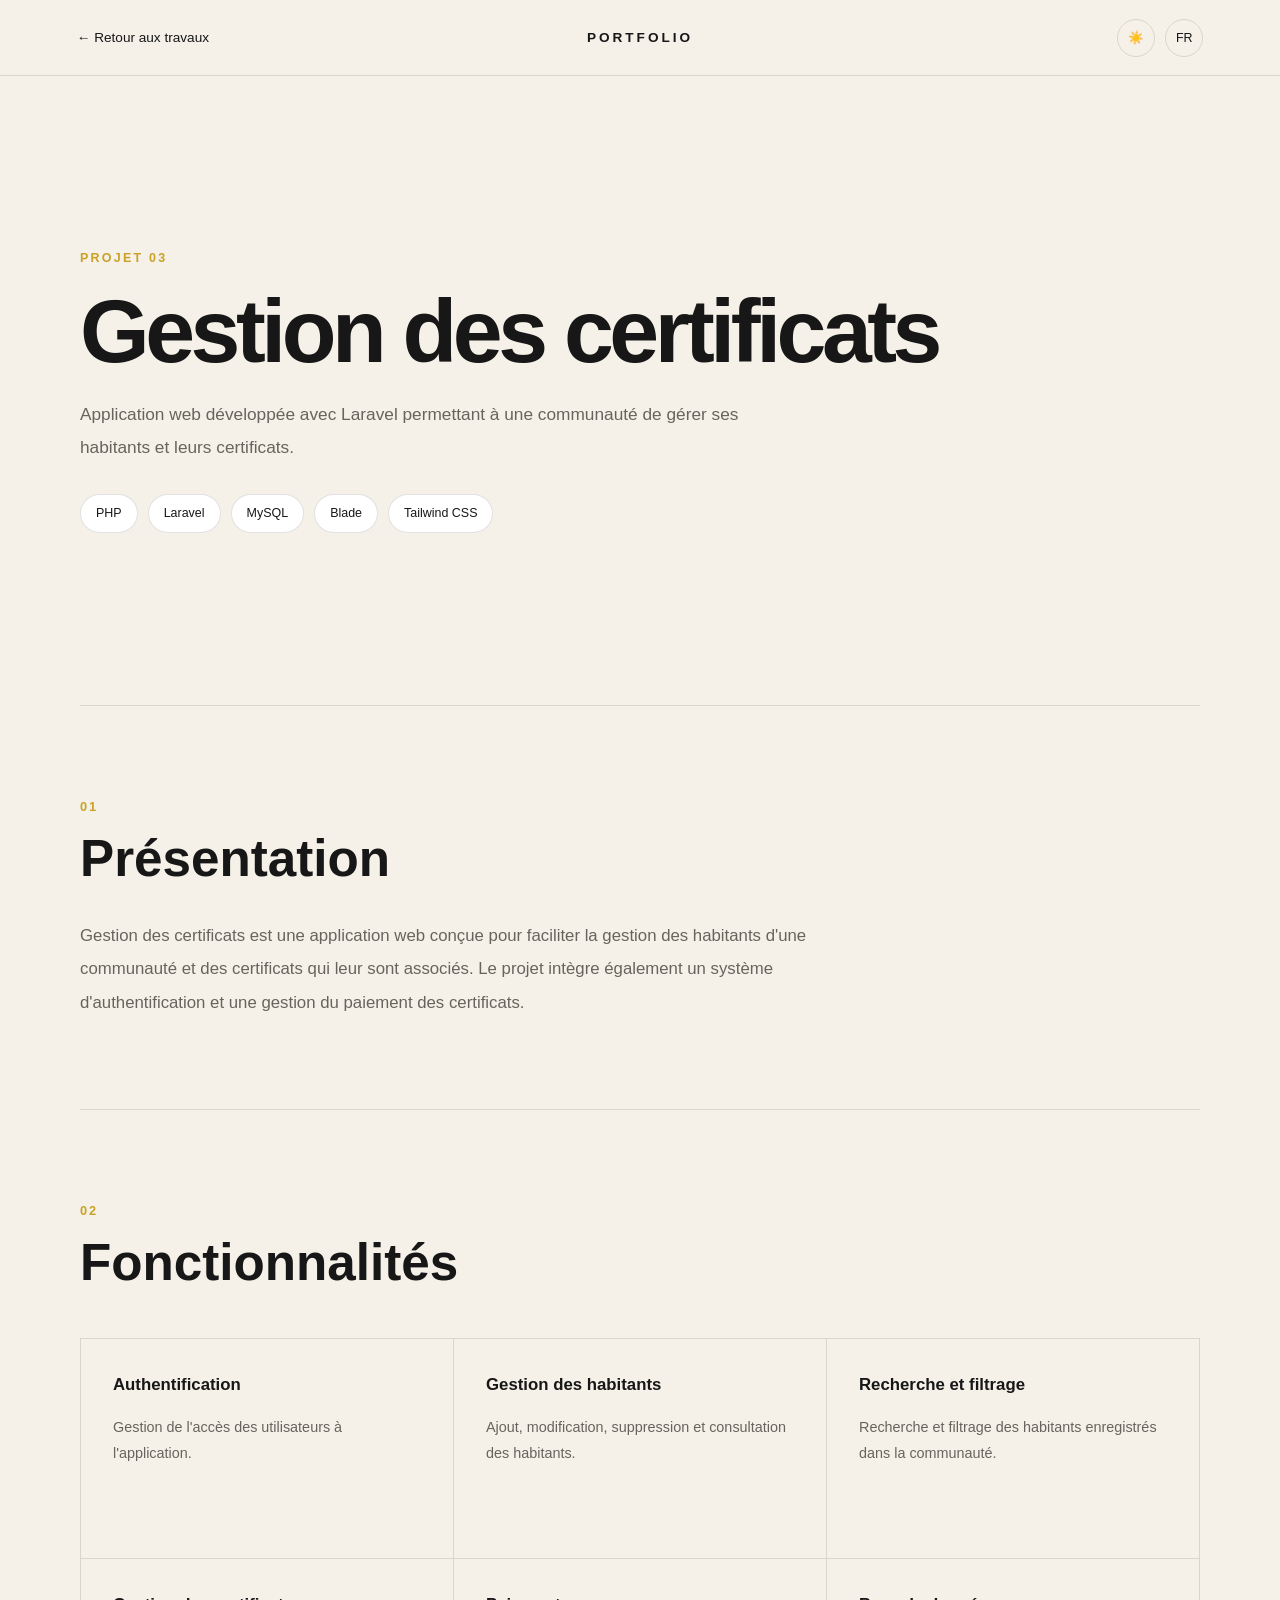
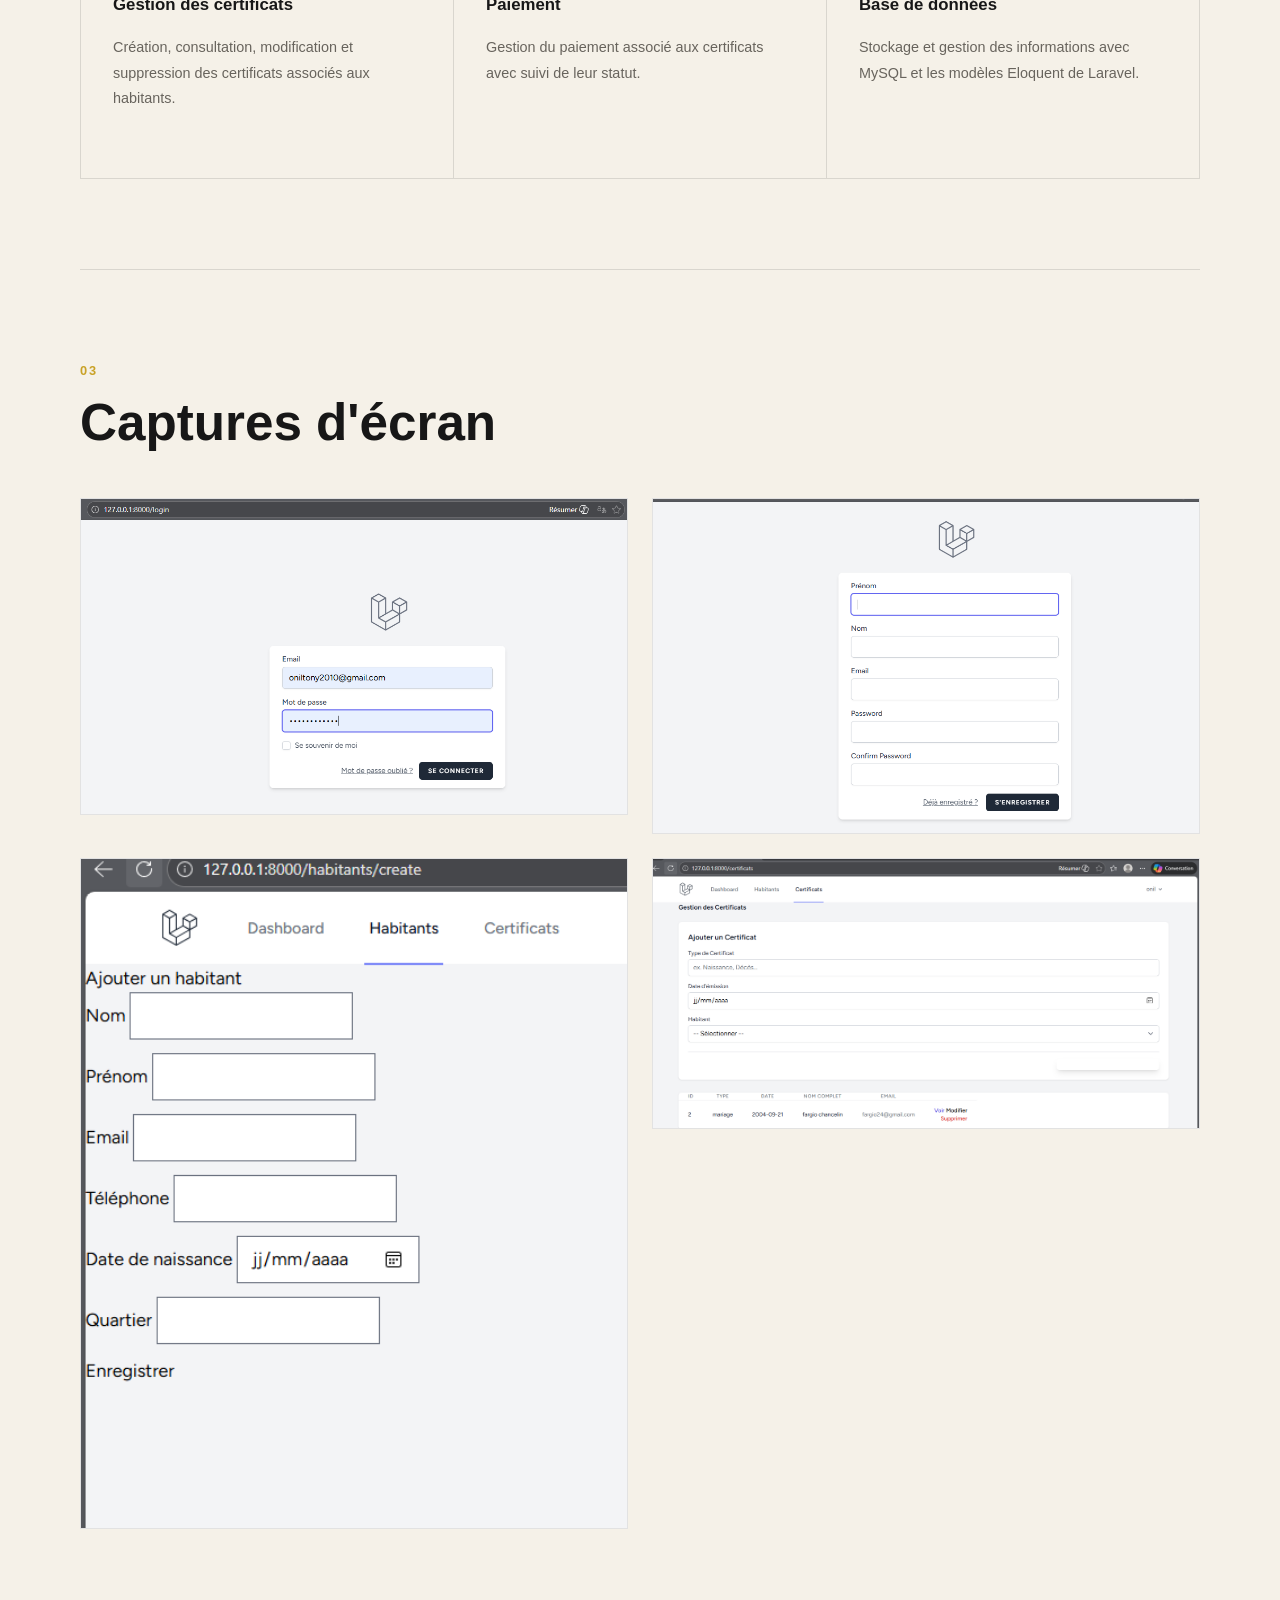
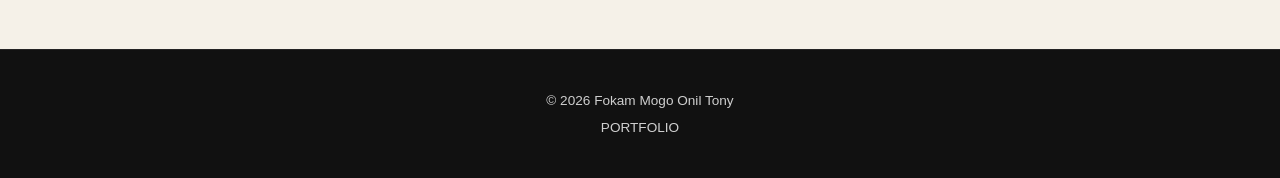
<file: gestioncertificats/index.html>
<!DOCTYPE html>
<html lang="fr">

<head>

    <meta charset="UTF-8">

    <meta name="viewport" content="width=device-width, initial-scale=1.0">

    <title>Gestion des certificats — Portfolio</title>

    <link rel="stylesheet" href="style.css">

</head>

<body>

    <header class="project-header">

        <a href="../index.html#travaux"
           class="back-link"
           data-i18n="back">
            ← Retour aux travaux
        </a>

        <div class="project-logo">
            PORTFOLIO
        </div>

        <div class="project-controls">

            <button
                id="theme-toggle"
                class="control-button"
                aria-label="Changer le thème">
                ☀️
            </button>

            <button
                id="language-toggle"
                class="control-button">
                FR
            </button>

        </div>

    </header>


    <main>

        <!-- INTRODUCTION -->

        <section class="project-intro">

            <span class="project-number">
                PROJET 03
            </span>

            <h1>
                Gestion des certificats
            </h1>

            <p data-i18n="projectDescription">
                Application web développée avec Laravel permettant
                à une communauté de gérer ses habitants et leurs
                certificats.
            </p>

            <div class="project-technologies">

                <span>PHP</span>
                <span>Laravel</span>
                <span>MySQL</span>
                <span>Blade</span>
                <span>Tailwind CSS</span>

            </div>

        </section>


        <!-- PRÉSENTATION -->

        <section class="project-description">

            <span class="section-number">
                01
            </span>

            <h2 data-i18n="presentationTitle">
                Présentation
            </h2>

            <p data-i18n="presentationText">
                Gestion des certificats est une application web
                conçue pour faciliter la gestion des habitants
                d'une communauté et des certificats qui leur sont
                associés. Le projet intègre également un système
                d'authentification et une gestion du paiement des
                certificats.
            </p>

        </section>


        <!-- FONCTIONNALITÉS -->

        <section class="project-features">

            <span class="section-number">
                02
            </span>

            <h2 data-i18n="featuresTitle">
                Fonctionnalités
            </h2>

            <div class="features-grid">


                <div class="feature-card">

                    <h3 data-i18n="authenticationTitle">
                        Authentification
                    </h3>

                    <p data-i18n="authenticationText">
                        Gestion de l'accès des utilisateurs à
                        l'application.
                    </p>

                </div>


                <div class="feature-card">

                    <h3 data-i18n="inhabitantsTitle">
                        Gestion des habitants
                    </h3>

                    <p data-i18n="inhabitantsText">
                        Ajout, modification, suppression et
                        consultation des habitants.
                    </p>

                </div>


                <div class="feature-card">

                    <h3 data-i18n="searchTitle">
                        Recherche et filtrage
                    </h3>

                    <p data-i18n="searchText">
                        Recherche et filtrage des habitants
                        enregistrés dans la communauté.
                    </p>

                </div>


                <div class="feature-card">

                    <h3 data-i18n="certificatesTitle">
                        Gestion des certificats
                    </h3>

                    <p data-i18n="certificatesText">
                        Création, consultation, modification et
                        suppression des certificats associés aux
                        habitants.
                    </p>

                </div>


                <div class="feature-card">

                    <h3 data-i18n="paymentTitle">
                        Paiement
                    </h3>

                    <p data-i18n="paymentText">
                        Gestion du paiement associé aux certificats
                        avec suivi de leur statut.
                    </p>

                </div>


                <div class="feature-card">

                    <h3 data-i18n="databaseTitle">
                        Base de données
                    </h3>

                    <p data-i18n="databaseText">
                        Stockage et gestion des informations avec
                        MySQL et les modèles Eloquent de Laravel.
                    </p>

                </div>


            </div>

        </section>


        <!-- CAPTURES -->

        <section class="project-gallery">

            <span class="section-number">
                03
            </span>

            <h2 data-i18n="screenshotsTitle">
                Captures d'écran
            </h2>

            <div class="gallery-grid">
                <img
                    src="../asset/page login.PNG"
                    alt="Gestion des certificats - Dashboard"
                >
                <img
                    src="../asset/page register.PNG"
                    alt="Gestion des certificats - Dashboard"
                >
                <img
                    src="../asset/ajouterhabitant.PNG"
                    alt="Gestion des certificats - Dashboard"
                >
                 <img
                    src="../asset/page certficats.PNG"
                    alt="Gestion des certificats - Dashboard"
                >


                <!-- Ajoute tes captures ici -->

                <!--
                <img
                    src="images/dashboard.png"
                    alt="Gestion des certificats - Dashboard"
                >

                <img
                    src="images/habitants.png"
                    alt="Gestion des certificats - Habitants"
                >

                <img
                    src="images/certificats.png"
                    alt="Gestion des certificats - Certificats"
                >

                <img
                    src="images/paiement.png"
                    alt="Gestion des certificats - Paiement"
                >
                -->

            </div>

        </section>

    </main>


    <footer class="project-footer">

        <p>
            © 2026 Fokam Mogo Onil Tony
        </p>

        <p>
            PORTFOLIO
        </p>

    </footer>


    <script src="script.js"></script>

</body>

</html>
</file>
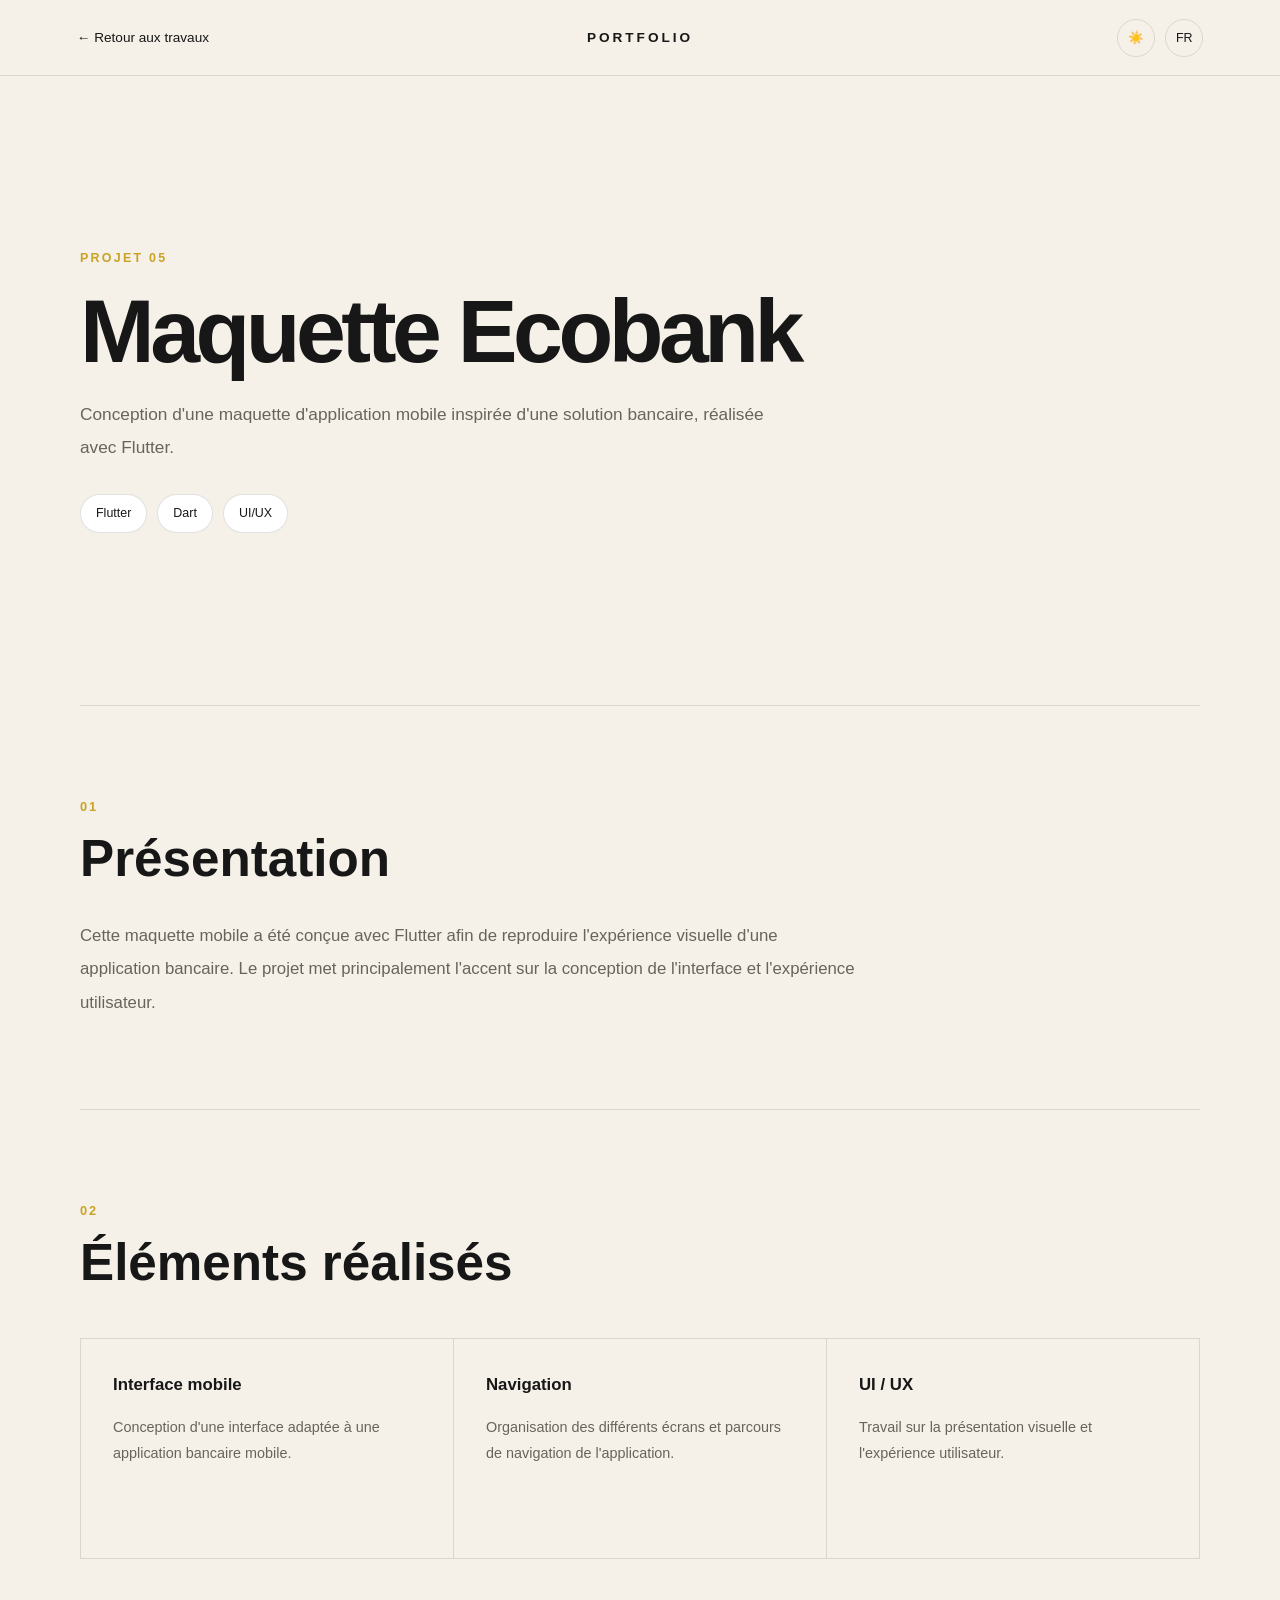
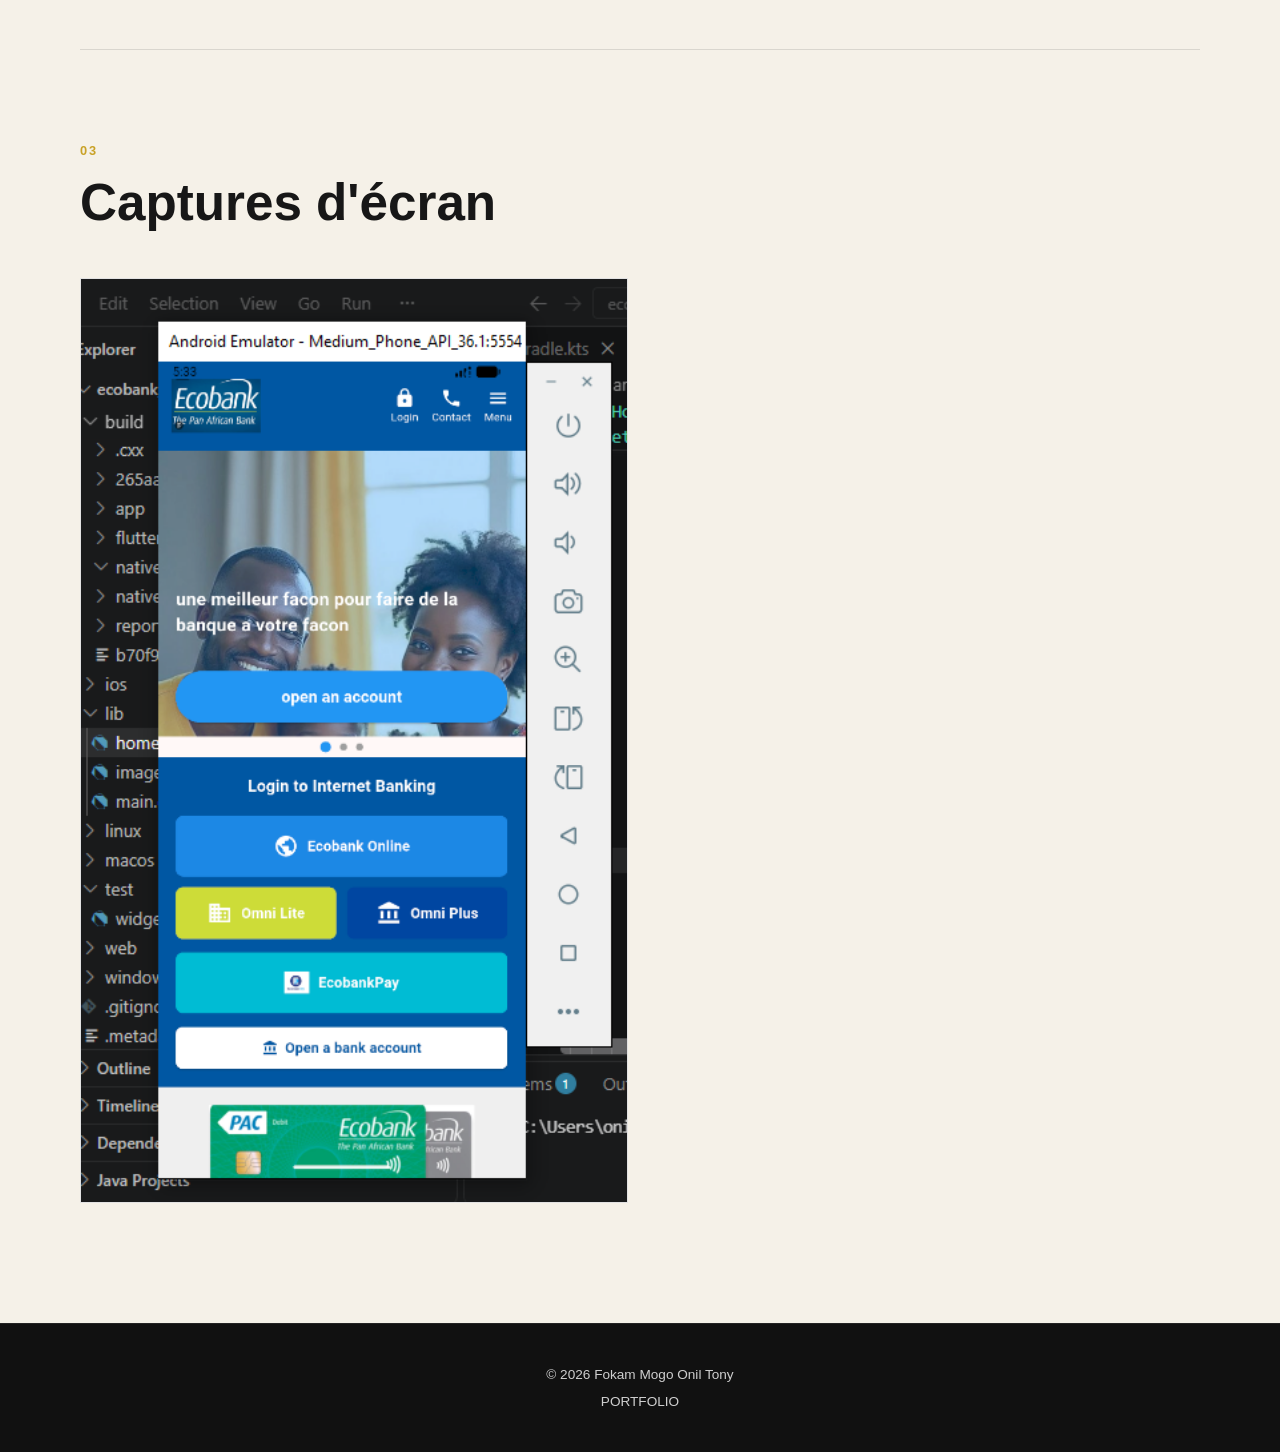
<file: maquetteecobank/index.html>
<!DOCTYPE html>
<html lang="fr">

<head>

    <meta charset="UTF-8">

    <meta name="viewport" content="width=device-width, initial-scale=1.0">

    <title>Maquette Ecobank — Portfolio</title>

    <link rel="stylesheet" href="style.css">

</head>

<body>

    <header class="project-header">

        <a href="../index.html#travaux"
           class="back-link"
           data-i18n="back">
            ← Retour aux travaux
        </a>

        <div class="project-logo">
            PORTFOLIO
        </div>

        <div class="project-controls">

            <button
                id="theme-toggle"
                class="control-button"
                aria-label="Changer le thème">
                ☀️
            </button>

            <button
                id="language-toggle"
                class="control-button">
                FR
            </button>

        </div>

    </header>


    <main>

        <!-- INTRODUCTION -->

        <section class="project-intro">

            <span class="project-number">
                PROJET 05
            </span>

            <h1>
                Maquette Ecobank
            </h1>

            <p data-i18n="projectDescription">
                Conception d'une maquette d'application mobile
                inspirée d'une solution bancaire, réalisée avec
                Flutter.
            </p>

            <div class="project-technologies">

                <span>Flutter</span>
                <span>Dart</span>
                <span>UI/UX</span>

            </div>

        </section>


        <!-- PRÉSENTATION -->

        <section class="project-description">

            <span class="section-number">
                01
            </span>

            <h2 data-i18n="presentationTitle">
                Présentation
            </h2>

            <p data-i18n="presentationText">
                Cette maquette mobile a été conçue avec Flutter
                afin de reproduire l'expérience visuelle d'une
                application bancaire. Le projet met principalement
                l'accent sur la conception de l'interface et
                l'expérience utilisateur.
            </p>

        </section>


        <!-- ÉLÉMENTS -->

        <section class="project-features">

            <span class="section-number">
                02
            </span>

            <h2 data-i18n="featuresTitle">
                Éléments réalisés
            </h2>

            <div class="features-grid">

                <div class="feature-card">

                    <h3 data-i18n="interfaceTitle">
                        Interface mobile
                    </h3>

                    <p data-i18n="interfaceText">
                        Conception d'une interface adaptée à une
                        application bancaire mobile.
                    </p>

                </div>


                <div class="feature-card">

                    <h3 data-i18n="navigationTitle">
                        Navigation
                    </h3>

                    <p data-i18n="navigationText">
                        Organisation des différents écrans et
                        parcours de navigation de l'application.
                    </p>

                </div>


                <div class="feature-card">

                    <h3 data-i18n="uiuxTitle">
                        UI / UX
                    </h3>

                    <p data-i18n="uiuxText">
                        Travail sur la présentation visuelle et
                        l'expérience utilisateur.
                    </p>

                </div>

            </div>

        </section>


        <!-- CAPTURES -->

        <section class="project-gallery">

            <span class="section-number">
                03
            </span>

            <h2 data-i18n="screenshotsTitle">
                Captures d'écran
            </h2>

            <div class="gallery-grid">
                <img
                    src="../asset/Capture tiktok1.PNG"
                    alt="Maquette Ecobank - Capture 1"
                >
               


                <!--
                Ajoute tes captures ici.

                Exemple :

                <img
                    src="images/ecobank1.png"
                    alt="Maquette Ecobank - Capture 1"
                >

                <img
                    src="images/ecobank2.png"
                    alt="Maquette Ecobank - Capture 2"
                >
                -->

            </div>

        </section>

    </main>


    <footer class="project-footer">

        <p>
            © 2026 Fokam Mogo Onil Tony
        </p>

        <p>
            PORTFOLIO
        </p>

    </footer>


    <script src="script.js"></script>

</body>

</html>
</file>
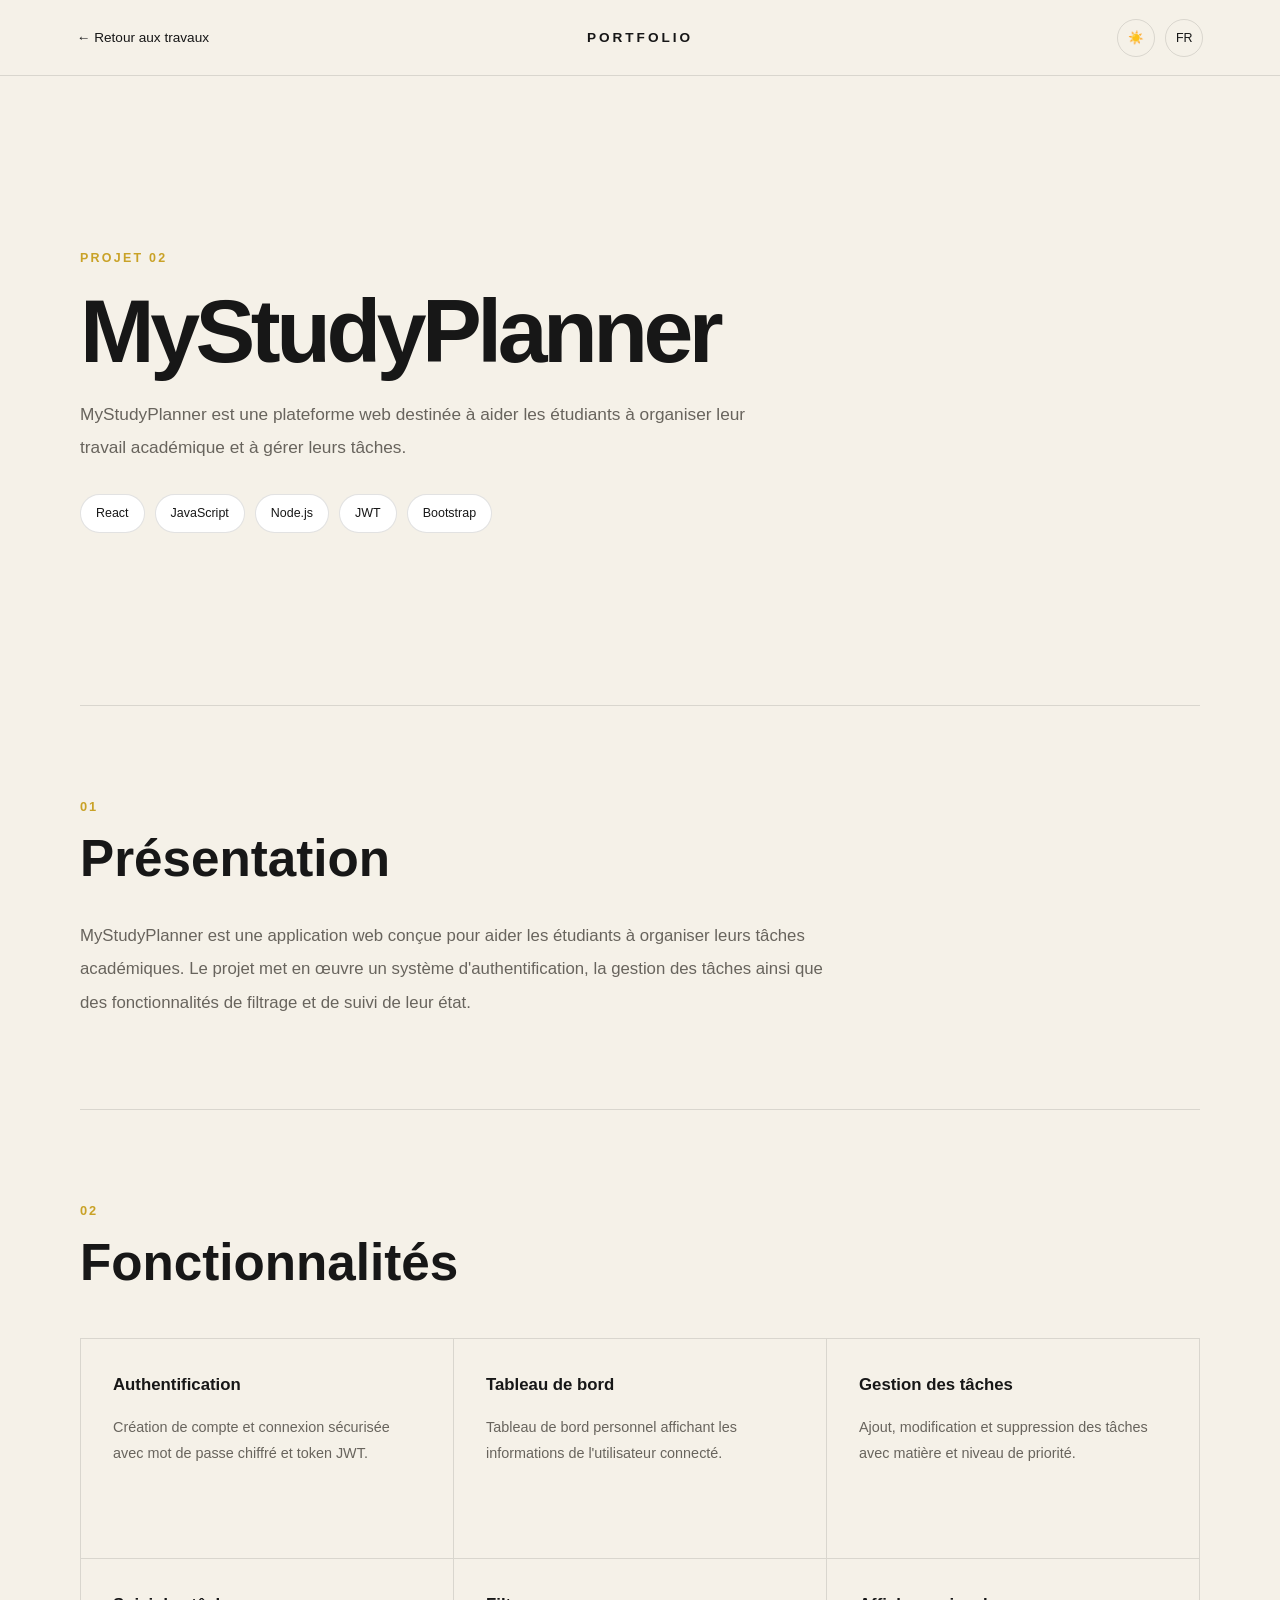
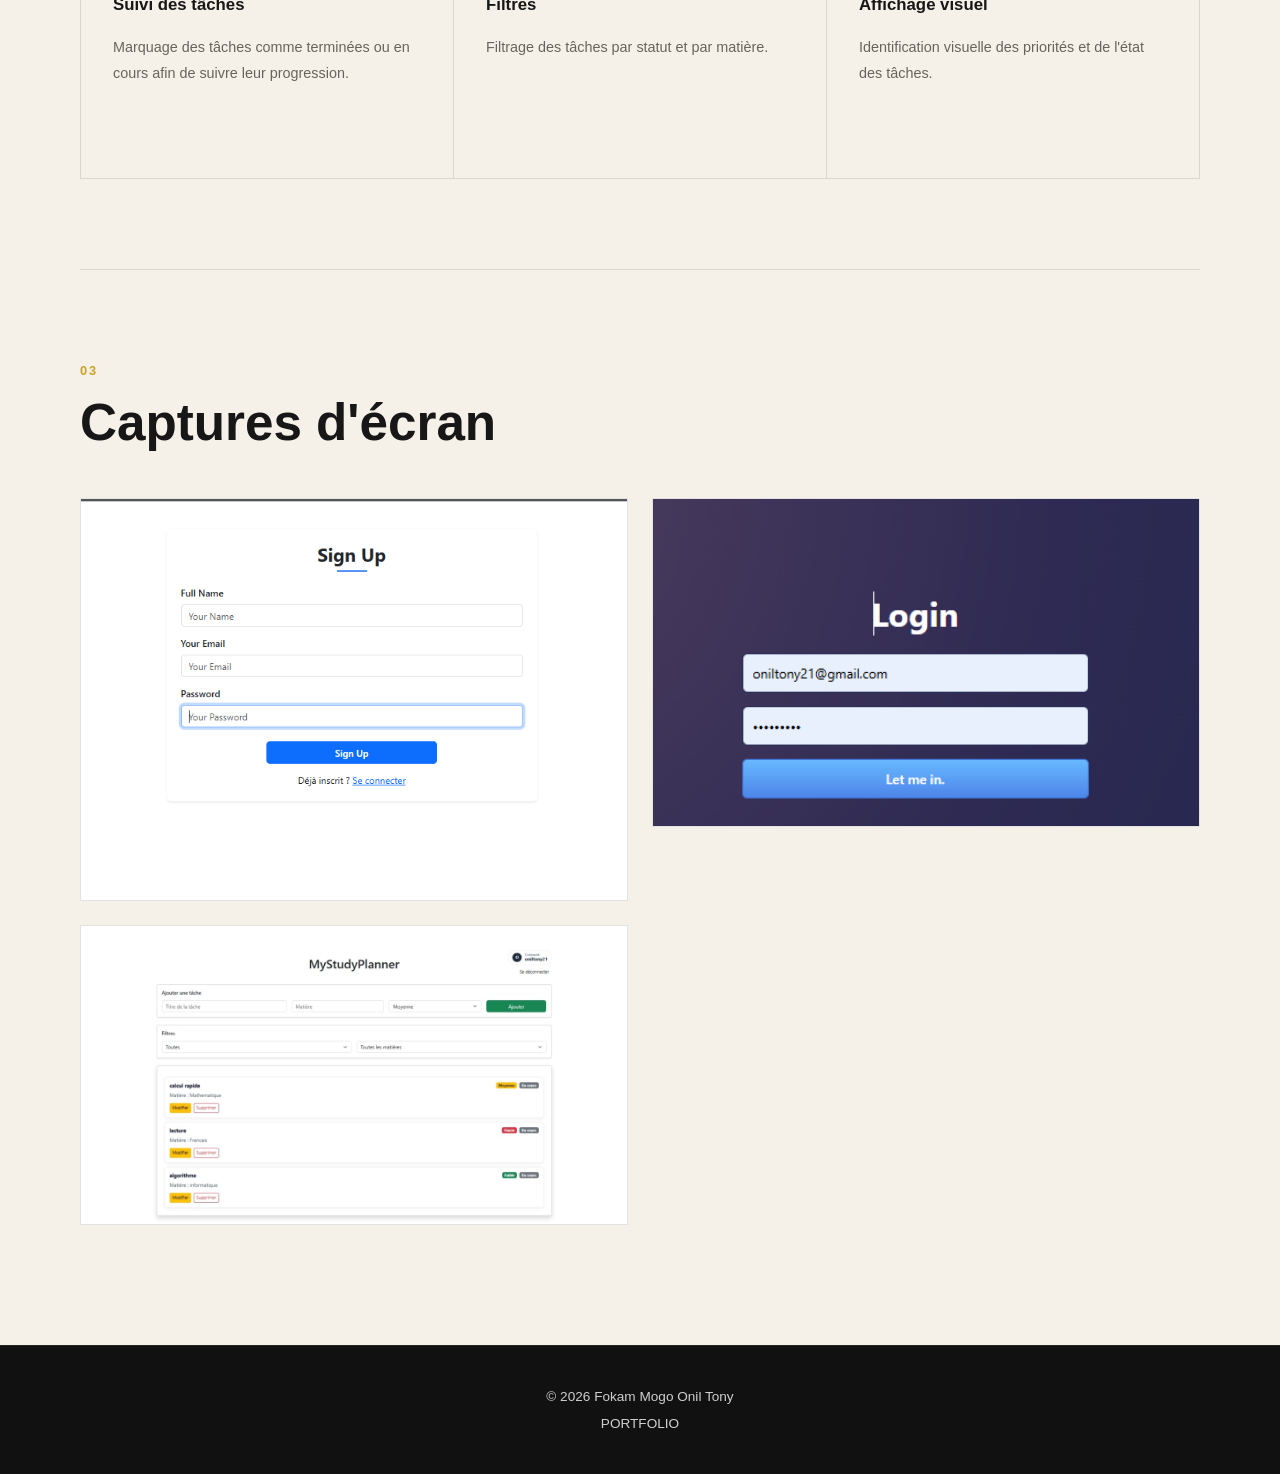
<file: mystudyplanner/index.html>
<!DOCTYPE html>
<html lang="fr">

<head>

    <meta charset="UTF-8">

    <meta name="viewport" content="width=device-width, initial-scale=1.0">

    <title>MyStudyPlanner — Portfolio</title>

    <link rel="stylesheet" href="style.css">

</head>

<body>

    <header class="project-header">

        <a href="../index.html#travaux" class="back-link" data-i18n="back">
            ← Retour aux travaux
        </a>

        <div class="project-logo">
            PORTFOLIO
        </div>

        <div class="project-controls">

            <button
                id="theme-toggle"
                class="control-button"
                aria-label="Changer le thème">
                ☀️
            </button>

            <button
                id="language-toggle"
                class="control-button">
                FR
            </button>

        </div>

    </header>


    <main>

        <!-- INTRODUCTION -->

        <section class="project-intro">

            <span class="project-number">
                PROJET 02
            </span>

            <h1>
                MyStudyPlanner
            </h1>

            <p data-i18n="projectDescription">
                MyStudyPlanner est une plateforme web destinée
                à aider les étudiants à organiser leur travail
                académique et à gérer leurs tâches.
            </p>

            <div class="project-technologies">

                <span>React</span>
                <span>JavaScript</span>
                <span>Node.js</span>
                <span>JWT</span>
                <span>Bootstrap</span>

            </div>

        </section>


        <!-- PRÉSENTATION -->

        <section class="project-description">

            <span class="section-number">
                01
            </span>

            <h2 data-i18n="presentationTitle">
                Présentation
            </h2>

            <p data-i18n="presentationText">
                MyStudyPlanner est une application web conçue
                pour aider les étudiants à organiser leurs tâches
                académiques. Le projet met en œuvre un système
                d'authentification, la gestion des tâches ainsi que
                des fonctionnalités de filtrage et de suivi de
                leur état.
            </p>

        </section>


        <!-- FONCTIONNALITÉS -->

        <section class="project-features">

            <span class="section-number">
                02
            </span>

            <h2 data-i18n="featuresTitle">
                Fonctionnalités
            </h2>

            <div class="features-grid">


                <div class="feature-card">

                    <h3 data-i18n="authenticationTitle">
                        Authentification
                    </h3>

                    <p data-i18n="authenticationText">
                        Création de compte et connexion sécurisée
                        avec mot de passe chiffré et token JWT.
                    </p>

                </div>


                <div class="feature-card">

                    <h3 data-i18n="dashboardTitle">
                        Tableau de bord
                    </h3>

                    <p data-i18n="dashboardText">
                        Tableau de bord personnel affichant les
                        informations de l'utilisateur connecté.
                    </p>

                </div>


                <div class="feature-card">

                    <h3 data-i18n="tasksTitle">
                        Gestion des tâches
                    </h3>

                    <p data-i18n="tasksText">
                        Ajout, modification et suppression des
                        tâches avec matière et niveau de priorité.
                    </p>

                </div>


                <div class="feature-card">

                    <h3 data-i18n="statusTitle">
                        Suivi des tâches
                    </h3>

                    <p data-i18n="statusText">
                        Marquage des tâches comme terminées ou
                        en cours afin de suivre leur progression.
                    </p>

                </div>


                <div class="feature-card">

                    <h3 data-i18n="filtersTitle">
                        Filtres
                    </h3>

                    <p data-i18n="filtersText">
                        Filtrage des tâches par statut et par
                        matière.
                    </p>

                </div>


                <div class="feature-card">

                    <h3 data-i18n="visualTitle">
                        Affichage visuel
                    </h3>

                    <p data-i18n="visualText">
                        Identification visuelle des priorités
                        et de l'état des tâches.
                    </p>

                </div>


            </div>

        </section>


        <!-- CAPTURES -->

        <section class="project-gallery">

            <span class="section-number">
                03
            </span>

            <h2 data-i18n="screenshotsTitle">
                Captures d'écran
            </h2>

            <div class="gallery-grid">

                <!--Nous ajouterons les images ici -->
                <img
                    src="../asset/imageMystudyplanner.png"
                    alt="MyStudyPlanner - Capture 1"
                >
                <img
                    src="../asset/imageMystudyplanner3.png"
                    alt="MyStudyPlanner - Capture 2"
                >
                <img
                    src="../asset/capture_Mystudyplanner.jpeg"
                    alt="MyStudyPlanner - Capture 3"
                >

            </div>

        </section>


    </main>


    <footer class="project-footer">

        <p>
            © 2026 Fokam Mogo Onil Tony
        </p>

        <p>
            PORTFOLIO
        </p>

    </footer>


    <script src="script.js"></script>

</body>

</html>
</file>
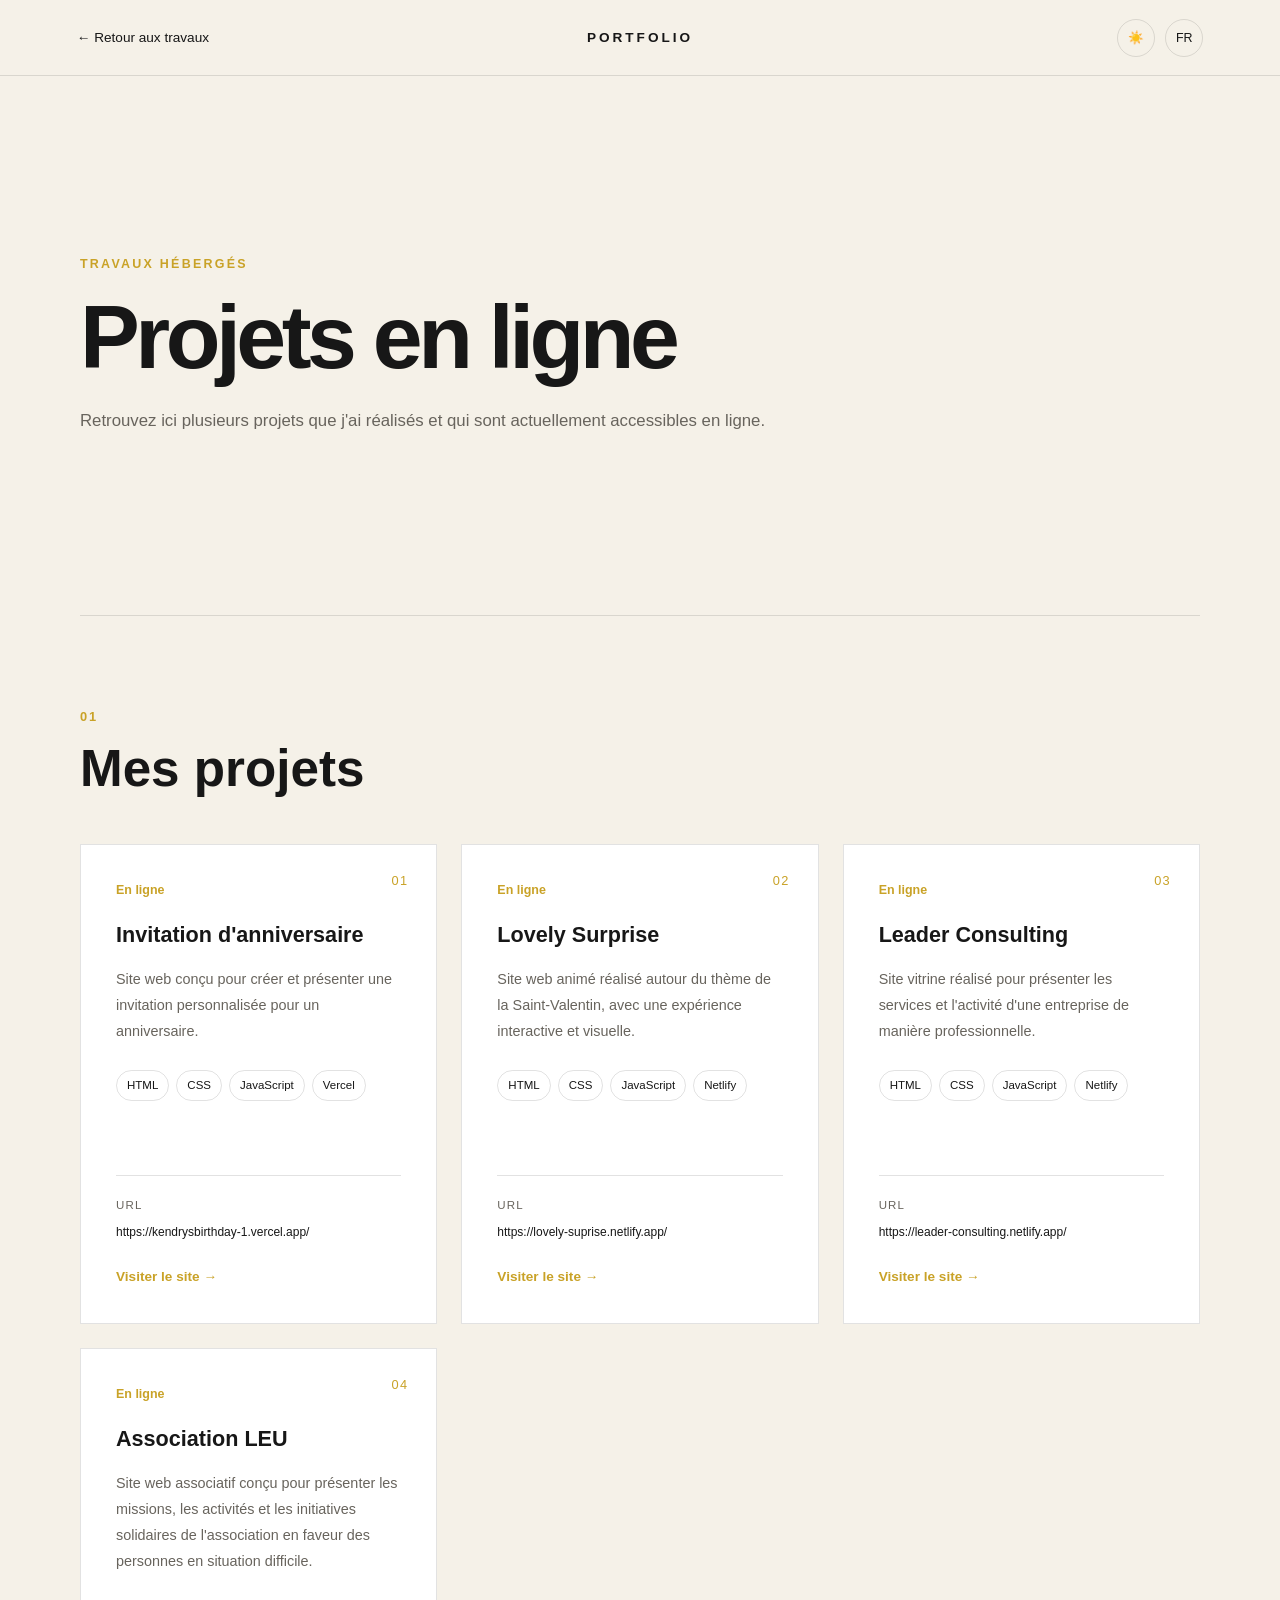
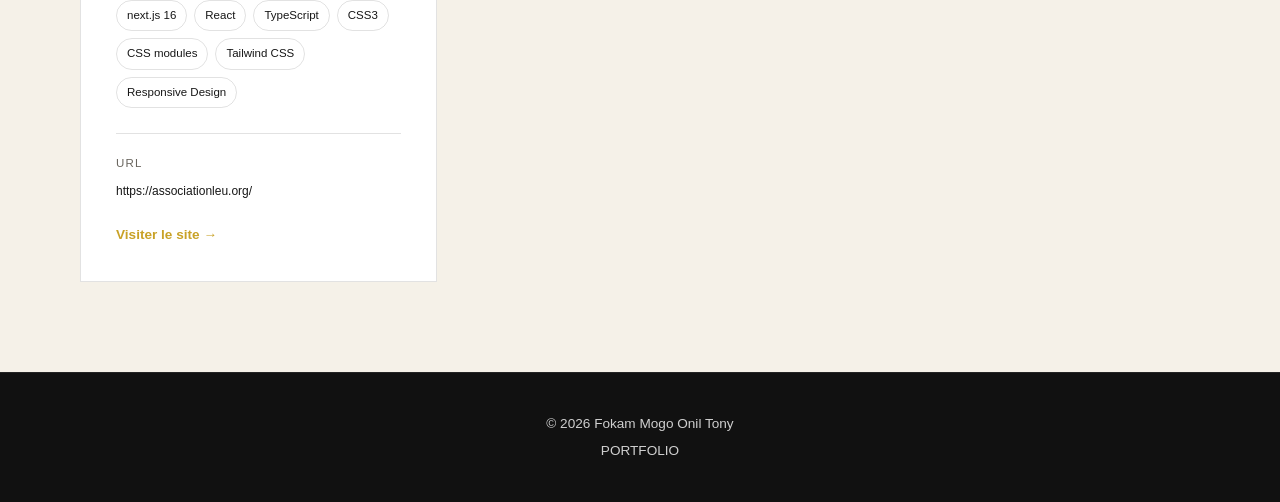
<file: projetheberges/index.html>
<!DOCTYPE html>
<html lang="fr">

<head>

    <meta charset="UTF-8">

    <meta name="viewport" content="width=device-width, initial-scale=1.0">

    <title>Travaux hébergés — Portfolio</title>

    <link rel="stylesheet" href="projets-heberges.css">

</head>

<body>

    <!-- HEADER -->

    <header class="project-header">

        <a href="../index.html#travaux"
           class="back-link"
           data-i18n="back">
            ← Retour aux travaux
        </a>

        <div class="project-logo">
            PORTFOLIO
        </div>

        <div class="project-controls">

            <button
                id="theme-toggle"
                class="control-button"
                aria-label="Changer le thème">
                ☀️
            </button>

            <button
                id="language-toggle"
                class="control-button">
                FR
            </button>

        </div>

    </header>


    <main>

        <!-- INTRODUCTION -->

        <section class="projects-intro">

            <span class="project-number">
                TRAVAUX HÉBERGÉS
            </span>

            <h1 data-i18n="title">
                Projets en ligne
            </h1>

            <p data-i18n="intro">
                Retrouvez ici plusieurs projets que j'ai réalisés
                et qui sont actuellement accessibles en ligne.
            </p>

        </section>


        <!-- PROJETS -->

        <section class="hosted-projects">

            <span class="section-number">
                01
            </span>

            <h2 data-i18n="projectsTitle">
                Mes projets
            </h2>


            <div class="hosted-grid">


                <!-- =========================================
                     PROJET 1
                ========================================== -->

                <article class="hosted-card">

                    <div class="hosted-number">
                        01
                    </div>

                    <span class="hosted-status"
                          data-i18n="online">
                        En ligne
                    </span>

                    <h3 data-i18n="birthdayTitle">
                        Invitation d'anniversaire
                    </h3>

                    <p data-i18n="birthdayDescription">
                        Site web conçu pour créer et présenter
                        une invitation personnalisée pour un
                        anniversaire.
                    </p>

                    <div class="technologies">

                        <span>HTML</span>
                        <span>CSS</span>
                        <span>JavaScript</span>
                        <span>Vercel</span>

                    </div>

                    <div class="project-url">

                        <span data-i18n="url">
                            URL
                        </span>

                        <a
                            href="https://kendrysbirthday-1.vercel.app/"
                            target="_blank"
                            rel="noopener noreferrer">

                            https://kendrysbirthday-1.vercel.app/

                        </a>

                    </div>

                    <a
                        href="https://kendrysbirthday-1.vercel.app/"
                        target="_blank"
                        rel="noopener noreferrer"
                        class="visit-link"
                        data-i18n="visit">

                        Visiter le site →

                    </a>

                </article>


                <!-- =========================================
                     PROJET 2
                ========================================== -->

                <article class="hosted-card">

                    <div class="hosted-number">
                        02
                    </div>

                    <span class="hosted-status"
                          data-i18n="online">
                        En ligne
                    </span>

                    <h3>
                        Lovely Surprise
                    </h3>

                    <p data-i18n="lovelyDescription">
                        Site web animé réalisé autour du thème
                        de la Saint-Valentin, avec une expérience
                        interactive et visuelle.
                    </p>

                    <div class="technologies">

                        <span>HTML</span>
                        <span>CSS</span>
                        <span>JavaScript</span>
                        <span>Netlify</span>

                    </div>

                    <div class="project-url">

                        <span data-i18n="url">
                            URL
                        </span>

                        <a
                            href="https://lovely-suprise.netlify.app/"
                            target="_blank"
                            rel="noopener noreferrer">

                            https://lovely-suprise.netlify.app/

                        </a>

                    </div>

                    <a
                        href="https://lovely-suprise.netlify.app/"
                        target="_blank"
                        rel="noopener noreferrer"
                        class="visit-link"
                        data-i18n="visit">

                        Visiter le site →

                    </a>

                </article>


                <!-- =========================================
                     PROJET 3
                ========================================== -->

                <article class="hosted-card">

                    <div class="hosted-number">
                        03
                    </div>

                    <span class="hosted-status"
                          data-i18n="online">
                        En ligne
                    </span>

                    <h3>
                        Leader Consulting
                    </h3>

                    <p data-i18n="leaderDescription">
                        Site vitrine réalisé pour présenter
                        les services et l'activité d'une entreprise
                        de manière professionnelle.
                    </p>

                    <div class="technologies">

                        <span>HTML</span>
                        <span>CSS</span>
                        <span>JavaScript</span>
                        <span>Netlify</span>

                    </div>

                    <div class="project-url">

                        <span data-i18n="url">
                            URL
                        </span>

                        <a
                            href="https://leader-consulting.netlify.app/"
                            target="_blank"
                            rel="noopener noreferrer">

                            https://leader-consulting.netlify.app/

                        </a>

                    </div>

                    <a
                        href="https://leader-consulting.netlify.app/"
                        target="_blank"
                        rel="noopener noreferrer"
                        class="visit-link"
                        data-i18n="visit">

                        Visiter le site →

                    </a>

                </article>
                
                <!-- =========================================
                     PROJET 4
                ========================================== -->

                <article class="hosted-card">

                    <div class="hosted-number">
                        04
                    </div>

                    <span class="hosted-status"
                          data-i18n="online">
                        En ligne
                    </span>

                    <h3>
                        Association LEU
                    </h3>

                    <p data-i18n="leuDescription">
                        Site web associatif conçu pour présenter
                        les missions, les activités et les initiatives
                        solidaires de l'association en faveur
                        des personnes en situation difficile.
                    </p>

                    
<div class="technologies">
    <span>next.js 16</span>
    <span>React</span>
    <span>TypeScript</span>
    <span>CSS3 </span>
    <span>CSS modules</span>
    <span>Tailwind CSS</span>
    <span>Responsive Design</span>
</div>


                    <div class="project-url">

                        <span data-i18n="url">
                            URL
                        </span>

                        <a
                            href="https://associationleu.org/"
                            target="_blank"
                            rel="noopener noreferrer">

                            https://associationleu.org/

                        </a>

                    </div>

                    <a
                        href="https://associationleu.org/"
                        target="_blank"
                        rel="noopener noreferrer"
                        class="visit-link"
                        data-i18n="visit">

                        Visiter le site →

                    </a>

                </article>



            </div>

        </section>

    </main>


    <!-- FOOTER -->

    <footer class="project-footer">

        <p>
            © 2026 Fokam Mogo Onil Tony
        </p>

        <p>
            PORTFOLIO
        </p>

    </footer>


    <script src="projets-heberges.js"></script>

</body>

</html>
</file>
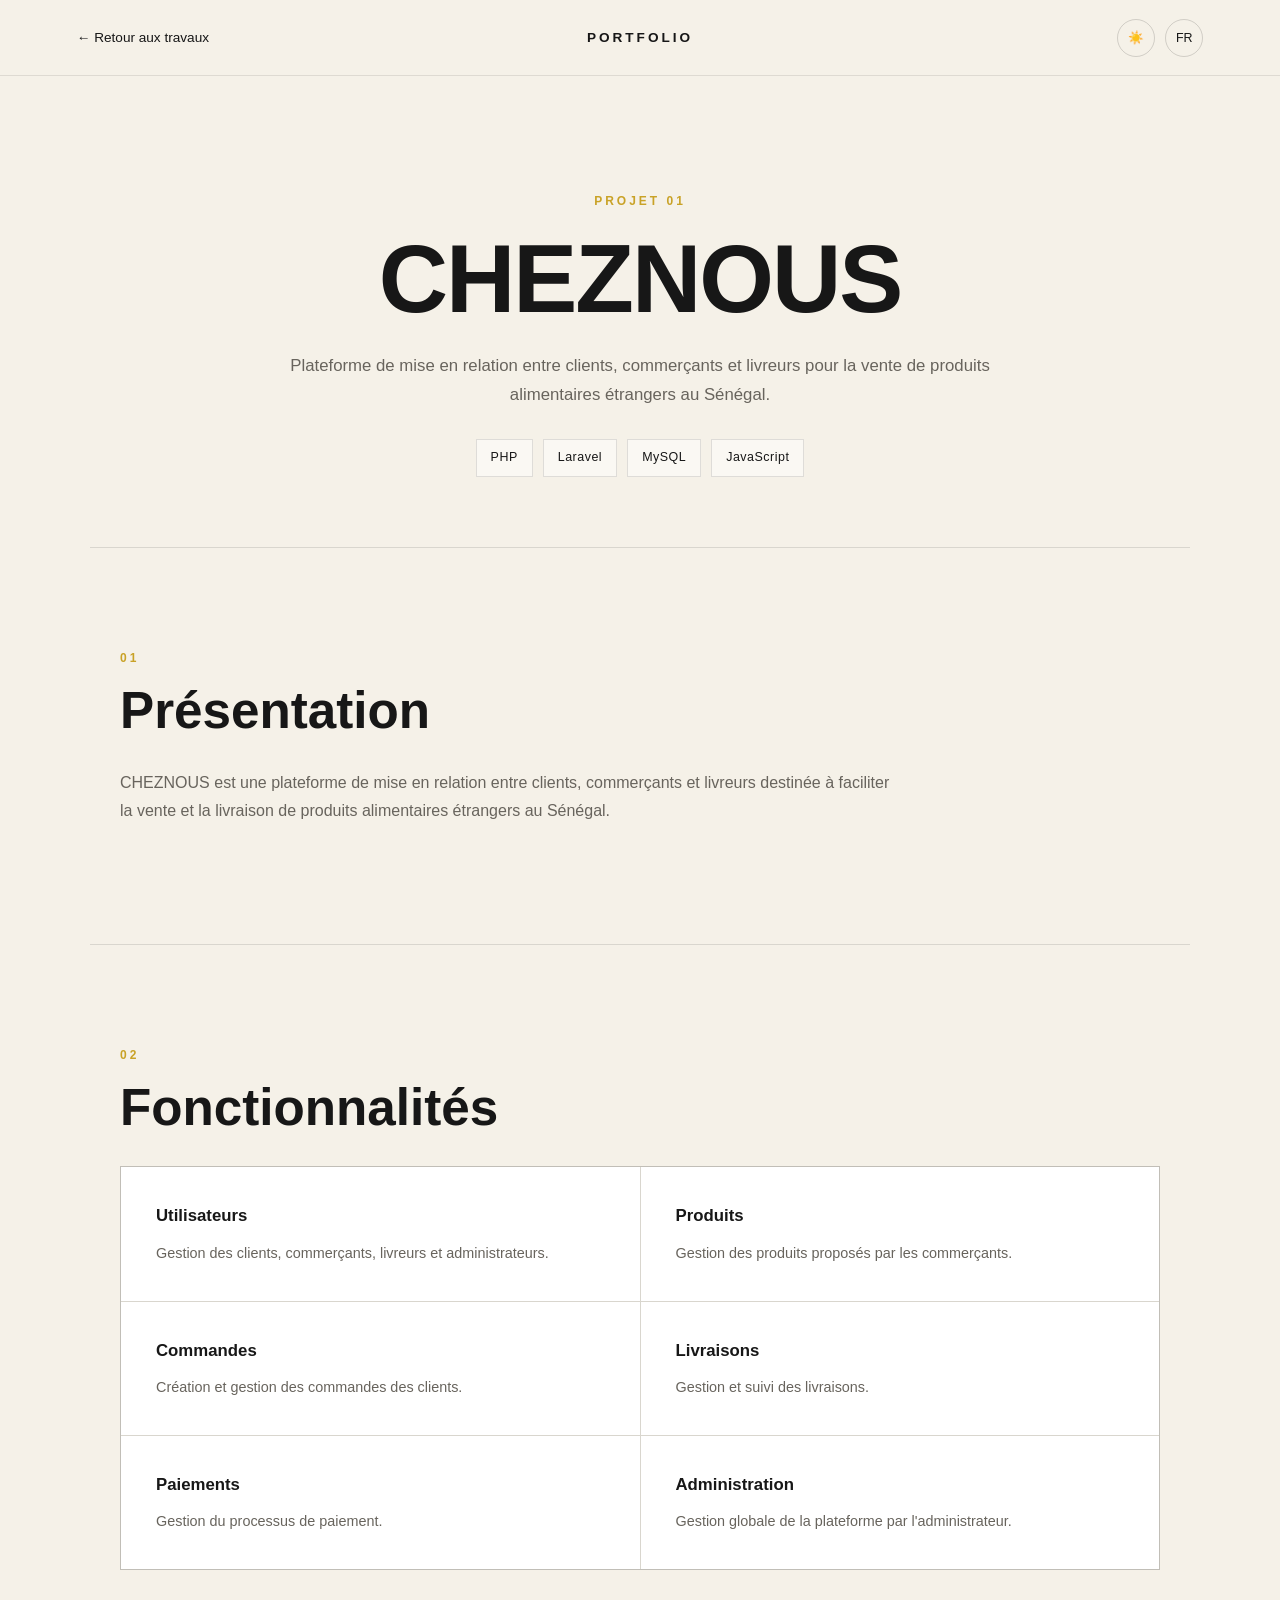
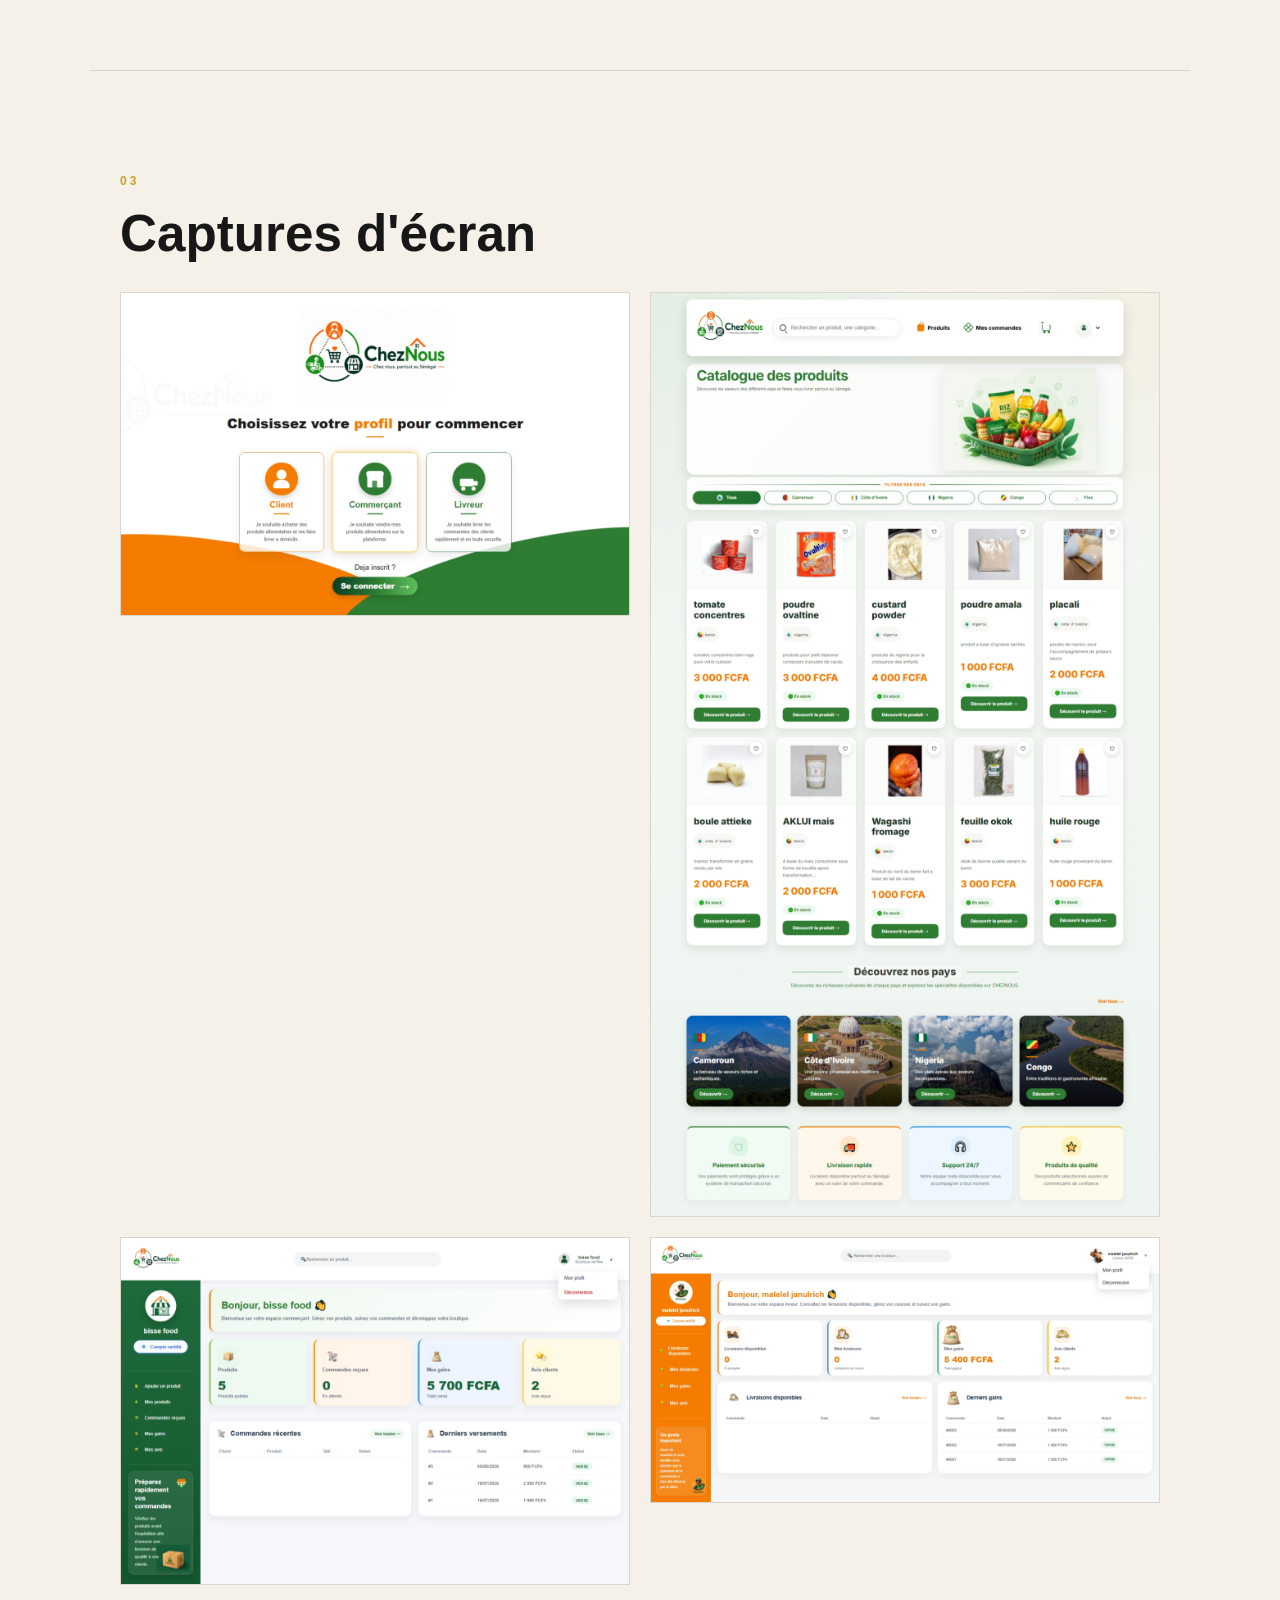
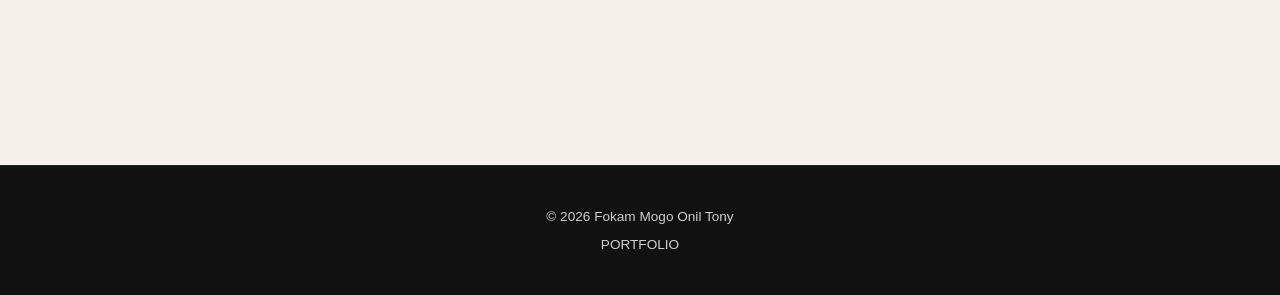
<file: projet.html>
<!DOCTYPE html>
<html lang="fr">

<head>

    <meta charset="UTF-8">

    <meta name="viewport" content="width=device-width, initial-scale=1.0">

    <title>CHEZNOUS — Portfolio</title>

    <link rel="stylesheet" href="projets.css">

</head>

<body>

    <header class="project-header">

    <a href="index.html#travaux" class="back-link" data-i18n="back">
        ← Retour aux travaux
    </a>

    <div class="project-logo">
        PORTFOLIO
    </div>

    <div class="project-controls">

        <button
            id="theme-toggle"
            class="control-button"
            aria-label="Changer le thème">
            ☀️
        </button>

        <button
            id="language-toggle"
            class="control-button">
            FR
        </button>

    </div>

</header>


    <main>

        <section class="project-intro">

           <span class="project-number" data-i18n="projectNumber">
    PROJET 01
</span>

            <h1>
                CHEZNOUS
            </h1>

            <p data-i18n="projectDescription">
    Plateforme de mise en relation entre clients,
    commerçants et livreurs pour la vente de produits
    alimentaires étrangers au Sénégal.
</p>
            <div class="project-technologies">

                <span>PHP</span>
                <span>Laravel</span>
                <span>MySQL</span>
                <span>JavaScript</span>

            </div>

        </section>


        

        <section class="project-description">

            <span class="section-number">
                01
            </span>

           <h2 data-i18n="presentationTitle">
    Présentation
</h2>
<p data-i18n="presentationText">
    CHEZNOUS est une plateforme de mise en relation
    entre clients, commerçants et livreurs destinée
    à faciliter la vente et la livraison de produits
    alimentaires étrangers au Sénégal.
</p>

        </section>


        <section class="project-features">

            <span class="section-number">
                02
            </span>

           <h2 data-i18n="featuresTitle">
    Fonctionnalités
</h2>
            <div class="features-grid">

                <div class="feature-card">
                    <h3 data-i18n="usersTitle">Utilisateurs</h3>

<p data-i18n="usersText">
    Gestion des clients, commerçants,
    livreurs et administrateurs.
</p>
                </div>

                <div class="feature-card">
                    <h3 data-i18n="productsTitle">Produits</h3>

<p data-i18n="productsText">
    Gestion des produits proposés
    par les commerçants.
</p>
                </div>

                <div class="feature-card">
                    <h3 data-i18n="ordersTitle">Commandes</h3>

<p data-i18n="ordersText">
    Création et gestion des commandes
    des clients.
</p>
                </div>

                <div class="feature-card">
                    <h3 data-i18n="deliveriesTitle">Livraisons</h3>

<p data-i18n="deliveriesText">
    Gestion et suivi des livraisons.
</p>
                </div>

                <div class="feature-card">
                    <h3 data-i18n="paymentsTitle">Paiements</h3>

<p data-i18n="paymentsText">
    Gestion du processus de paiement.
</p>
                </div>

                <div class="feature-card">
                    <h3 data-i18n="administrationTitle">Administration</h3>

<p data-i18n="administrationText">
    Gestion globale de la plateforme
    par l'administrateur.
</p>
                </div>

            </div>

        </section>


        <section class="project-gallery">

            <span class="section-number">
                03
            </span>

            <h2 data-i18n="screenshotsTitle">
    Captures d'écran
</h2>
            <div class="gallery-grid">

                <img
                    src="asset/imageCheznous.png"
                    alt="CHEZNOUS - Capture 1"
                >
                <img
                    src="asset/imageCheznous2.png"
                    alt="CHEZNOUS - Capture 1"
                >
                 <img
                    src="asset/imageCheznous3.png"
                    alt="CHEZNOUS - Capture 1"
                >
                <img
                    src="asset/imageCheznous4.png"
                    alt="CHEZNOUS - Capture 1"
                >

               

            </div>

        </section>


    </main>


    <footer class="project-footer">

        <p>
            © 2026 Fokam Mogo Onil Tony
        </p>

        <p>
            PORTFOLIO
        </p>

    </footer>
    <script src="projets.js"></script>
</body>


</body>

</html>
</file>
<file: gestioncertificats/style.css>
/* =========================================================
   VARIABLES
========================================================= */

:root {
    --project-bg: #f5f1e8;
    --project-surface: #ffffff;
    --project-text: #171717;
    --project-muted: #68645d;
    --project-gold: #c9a227;
    --project-border: rgba(23, 23, 23, 0.12);
}


/* =========================================================
   BASE
========================================================= */

* {
    margin: 0;
    padding: 0;
    box-sizing: border-box;
}

html {
    scroll-behavior: smooth;
}

body {
    background: var(--project-bg);
    color: var(--project-text);

    font-family: Arial, Helvetica, sans-serif;
    line-height: 1.7;

    transition:
        background-color 0.5s ease,
        color 0.5s ease;
}

img {
    display: block;
    max-width: 100%;
}


/* =========================================================
   HEADER
========================================================= */

.project-header {
    position: sticky;
    top: 0;
    z-index: 1000;

    height: 76px;
    padding: 0 6%;

    display: grid;
    grid-template-columns: 1fr auto 1fr;
    align-items: center;

    background: rgba(245, 241, 232, 0.94);

    backdrop-filter: blur(12px);

    border-bottom: 1px solid var(--project-border);
}


.back-link {
    justify-self: start;

    color: var(--project-text);
    text-decoration: none;

    font-size: 0.85rem;
    font-weight: 500;

    transition:
        color 0.3s ease,
        transform 0.3s ease;
}

.back-link:hover {
    color: var(--project-gold);
    transform: translateX(-4px);
}


.project-logo {
    justify-self: center;

    font-size: 0.85rem;
    font-weight: 700;

    letter-spacing: 0.22em;
}


.project-controls {
    justify-self: end;

    display: flex;
    align-items: center;
    gap: 10px;
}


.control-button {
    width: 38px;
    height: 38px;

    padding: 0;

    display: flex;
    align-items: center;
    justify-content: center;

    border: 1px solid var(--project-border);
    border-radius: 50%;

    background: transparent;
    color: var(--project-text);

    font-family: inherit;
    font-size: 0.78rem;

    cursor: pointer;

    transition:
        border-color 0.3s ease,
        color 0.3s ease,
        transform 0.3s ease;
}

.control-button:hover {
    border-color: var(--project-gold);
    color: var(--project-gold);

    transform: translateY(-2px);
}


/* =========================================================
   CONTENU
========================================================= */

main {
    width: min(1120px, 88%);
    margin: 0 auto;
}

section {
    padding: 90px 0;
}


/* =========================================================
   INTRODUCTION
========================================================= */

.project-intro {
    min-height: 70vh;

    display: flex;
    flex-direction: column;
    justify-content: center;
    align-items: flex-start;

    border-bottom: 1px solid var(--project-border);
}


.project-number {
    margin-bottom: 18px;

    color: var(--project-gold);

    font-size: 0.78rem;
    font-weight: 600;

    letter-spacing: 0.18em;
}


.project-intro h1 {
    max-width: 900px;

    margin-bottom: 22px;

    font-size: clamp(3rem, 7vw, 6rem);

    line-height: 1;

    letter-spacing: -0.05em;
}


.project-intro > p {
    max-width: 700px;

    color: var(--project-muted);

    font-size: 1.08rem;

    line-height: 1.9;
}


/* =========================================================
   TECHNOLOGIES
========================================================= */

.project-technologies {
    margin-top: 30px;

    display: flex;
    flex-wrap: wrap;

    gap: 10px;
}


.project-technologies span {
    padding: 8px 15px;

    background: var(--project-surface);

    border: 1px solid var(--project-border);

    border-radius: 30px;

    font-size: 0.78rem;
}


/* =========================================================
   NUMÉROS
========================================================= */

.section-number {
    display: block;

    margin-bottom: 12px;

    color: var(--project-gold);

    font-size: 0.8rem;

    font-weight: 600;

    letter-spacing: 0.15em;
}


/* =========================================================
   PRÉSENTATION
========================================================= */

.project-description {
    border-bottom: 1px solid var(--project-border);
}


.project-description h2,
.project-features h2,
.project-gallery h2 {

    margin-bottom: 30px;

    font-size: clamp(2rem, 4vw, 3.2rem);

    line-height: 1.15;
}


.project-description p {

    max-width: 780px;

    color: var(--project-muted);

    font-size: 1.05rem;

    line-height: 2;
}


/* =========================================================
   FONCTIONNALITÉS
========================================================= */

.project-features {
    border-bottom: 1px solid var(--project-border);
}


.features-grid {

    margin-top: 45px;

    display: grid;

    grid-template-columns: repeat(3, 1fr);

    border-top: 1px solid var(--project-border);

    border-left: 1px solid var(--project-border);
}


.feature-card {

    min-height: 220px;

    padding: 32px;

    border-right: 1px solid var(--project-border);

    border-bottom: 1px solid var(--project-border);

    transition:
        background-color 0.3s ease,
        transform 0.3s ease;
}


.feature-card:hover {

    background: var(--project-surface);
}


.feature-card h3 {

    margin-bottom: 15px;

    font-size: 1.05rem;
}


.feature-card p {

    color: var(--project-muted);

    font-size: 0.9rem;

    line-height: 1.8;
}


/* =========================================================
   GALERIE
========================================================= */

.project-gallery {
    padding-bottom: 120px;
}


.gallery-grid {

    margin-top: 45px;

    display: grid;

    grid-template-columns: repeat(2, 1fr);

    gap: 24px;
}


.gallery-grid img {

    width: 100%;

    background: var(--project-surface);

    border: 1px solid var(--project-border);

    transition:
        transform 0.4s ease,
        box-shadow 0.4s ease;
}


.gallery-grid img:hover {

    transform: translateY(-5px);

    box-shadow:
        0 20px 45px rgba(0, 0, 0, 0.08);
}


/* =========================================================
   FOOTER
========================================================= */

.project-footer {

    padding: 35px 20px;

    background: #111111;

    color: #cfcfcf;

    text-align: center;

    border-top: 1px solid rgba(255, 255, 255, 0.08);
}


.project-footer p {

    margin: 4px 0;

    font-size: 0.85rem;
}


/* =========================================================
   MODE SOMBRE
========================================================= */

body.dark-mode {

    --project-bg: #0f0f0f;
    --project-surface: #171717;
    --project-text: #f5f1e8;
    --project-muted: #aaa59c;
    --project-border: rgba(255, 255, 255, 0.12);
}


body.dark-mode .project-header {

    background: rgba(15, 15, 15, 0.94);
}


body.dark-mode .control-button {

    border-color: rgba(255, 255, 255, 0.16);
}


body.dark-mode .feature-card:hover {

    background: #171717;
}


body.dark-mode .gallery-grid img {

    background: #171717;
}


body.dark-mode .gallery-grid img:hover {

    box-shadow:
        0 20px 45px rgba(0, 0, 0, 0.35);
}


/* =========================================================
   TABLETTE
========================================================= */

@media (max-width: 900px) {

    main {
        width: 90%;
    }

    section {
        padding: 75px 0;
    }

    .features-grid {
        grid-template-columns: repeat(2, 1fr);
    }

    .gallery-grid {
        grid-template-columns: 1fr;
    }
}


/* =========================================================
   MOBILE
========================================================= */

@media (max-width: 650px) {

    .project-header {

        height: 68px;

        padding: 0 5%;
    }


    .back-link {
        font-size: 0;
    }


    .back-link::before {

        content: "←";

        font-size: 1.15rem;
    }


    .project-logo {

        font-size: 0.72rem;

        letter-spacing: 0.16em;
    }


    .project-controls {

        gap: 6px;
    }


    .control-button {

        width: 34px;
        height: 34px;
    }


    main {

        width: 88%;
    }


    section {

        padding: 65px 0;
    }


    .project-intro {

        min-height: calc(100vh - 68px);
    }


    .project-intro h1 {

        font-size: clamp(2.5rem, 13vw, 4.5rem);
    }


    .project-intro > p {

        font-size: 0.95rem;
    }


    .features-grid {

        grid-template-columns: 1fr;
    }


    .feature-card {

        min-height: auto;

        padding: 26px;
    }


    .project-description h2,
    .project-features h2,
    .project-gallery h2 {

        font-size: 2rem;
    }


    .gallery-grid {

        gap: 16px;
    }

}
</file>
<file: maquetteecobank/style.css>
/* =========================================================
   VARIABLES
========================================================= */

:root {
    --project-bg: #f5f1e8;
    --project-surface: #ffffff;
    --project-text: #171717;
    --project-muted: #68645d;
    --project-gold: #c9a227;
    --project-border: rgba(23, 23, 23, 0.12);
}


/* =========================================================
   BASE
========================================================= */

* {
    margin: 0;
    padding: 0;
    box-sizing: border-box;
}

html {
    scroll-behavior: smooth;
}

body {
    background: var(--project-bg);
    color: var(--project-text);

    font-family: Arial, Helvetica, sans-serif;
    line-height: 1.7;

    transition:
        background-color 0.5s ease,
        color 0.5s ease;
}

img {
    display: block;
    max-width: 100%;
}


/* =========================================================
   HEADER
========================================================= */

.project-header {
    position: sticky;
    top: 0;
    z-index: 1000;

    height: 76px;
    padding: 0 6%;

    display: grid;
    grid-template-columns: 1fr auto 1fr;
    align-items: center;

    background: rgba(245, 241, 232, 0.94);

    backdrop-filter: blur(12px);

    border-bottom: 1px solid var(--project-border);
}

.back-link {
    justify-self: start;

    color: var(--project-text);
    text-decoration: none;

    font-size: 0.85rem;
    font-weight: 500;

    transition:
        color 0.3s ease,
        transform 0.3s ease;
}

.back-link:hover {
    color: var(--project-gold);
    transform: translateX(-4px);
}

.project-logo {
    justify-self: center;

    font-size: 0.85rem;
    font-weight: 700;

    letter-spacing: 0.22em;
}

.project-controls {
    justify-self: end;

    display: flex;
    align-items: center;
    gap: 10px;
}

.control-button {
    width: 38px;
    height: 38px;

    padding: 0;

    display: flex;
    align-items: center;
    justify-content: center;

    border: 1px solid var(--project-border);
    border-radius: 50%;

    background: transparent;
    color: var(--project-text);

    font-family: inherit;
    font-size: 0.78rem;

    cursor: pointer;

    transition:
        border-color 0.3s ease,
        color 0.3s ease,
        transform 0.3s ease;
}

.control-button:hover {
    border-color: var(--project-gold);
    color: var(--project-gold);
    transform: translateY(-2px);
}


/* =========================================================
   CONTENU
========================================================= */

main {
    width: min(1120px, 88%);
    margin: 0 auto;
}

section {
    padding: 90px 0;
}


/* =========================================================
   INTRODUCTION
========================================================= */

.project-intro {
    min-height: 70vh;

    display: flex;
    flex-direction: column;
    justify-content: center;
    align-items: flex-start;

    border-bottom: 1px solid var(--project-border);
}

.project-number {
    margin-bottom: 18px;

    color: var(--project-gold);

    font-size: 0.78rem;
    font-weight: 600;

    letter-spacing: 0.18em;
}

.project-intro h1 {
    margin-bottom: 22px;

    font-size: clamp(3rem, 7vw, 6rem);

    line-height: 1;

    letter-spacing: -0.05em;
}

.project-intro > p {
    max-width: 700px;

    color: var(--project-muted);

    font-size: 1.08rem;

    line-height: 1.9;
}


/* =========================================================
   TECHNOLOGIES
========================================================= */

.project-technologies {
    margin-top: 30px;

    display: flex;
    flex-wrap: wrap;

    gap: 10px;
}

.project-technologies span {
    padding: 8px 15px;

    background: var(--project-surface);

    border: 1px solid var(--project-border);

    border-radius: 30px;

    font-size: 0.78rem;
}


/* =========================================================
   NUMÉROS
========================================================= */

.section-number {
    display: block;

    margin-bottom: 12px;

    color: var(--project-gold);

    font-size: 0.8rem;

    font-weight: 600;

    letter-spacing: 0.15em;
}


/* =========================================================
   PRÉSENTATION
========================================================= */

.project-description {
    border-bottom: 1px solid var(--project-border);
}

.project-description h2,
.project-features h2,
.project-gallery h2 {
    margin-bottom: 30px;

    font-size: clamp(2rem, 4vw, 3.2rem);

    line-height: 1.15;
}

.project-description p {
    max-width: 780px;

    color: var(--project-muted);

    font-size: 1.05rem;

    line-height: 2;
}


/* =========================================================
   ÉLÉMENTS
========================================================= */

.project-features {
    border-bottom: 1px solid var(--project-border);
}

.features-grid {
    margin-top: 45px;

    display: grid;

    grid-template-columns: repeat(3, 1fr);

    border-top: 1px solid var(--project-border);

    border-left: 1px solid var(--project-border);
}

.feature-card {
    min-height: 220px;

    padding: 32px;

    border-right: 1px solid var(--project-border);
    border-bottom: 1px solid var(--project-border);

    transition:
        background-color 0.3s ease,
        transform 0.3s ease;
}

.feature-card:hover {
    background: var(--project-surface);
}

.feature-card h3 {
    margin-bottom: 15px;

    font-size: 1.05rem;
}

.feature-card p {
    color: var(--project-muted);

    font-size: 0.9rem;

    line-height: 1.8;
}


/* =========================================================
   GALERIE
========================================================= */

.project-gallery {
    padding-bottom: 120px;
}

.gallery-grid {
    margin-top: 45px;

    display: grid;

    grid-template-columns: repeat(2, 1fr);

    gap: 24px;
}

.gallery-grid img {
    width: 100%;

    background: var(--project-surface);

    border: 1px solid var(--project-border);

    transition:
        transform 0.4s ease,
        box-shadow 0.4s ease;
}

.gallery-grid img:hover {
    transform: translateY(-5px);

    box-shadow:
        0 20px 45px rgba(0, 0, 0, 0.08);
}


/* =========================================================
   FOOTER
========================================================= */

.project-footer {
    padding: 35px 20px;

    background: #111111;

    color: #cfcfcf;

    text-align: center;

    border-top: 1px solid rgba(255, 255, 255, 0.08);
}

.project-footer p {
    margin: 4px 0;

    font-size: 0.85rem;
}


/* =========================================================
   MODE SOMBRE
========================================================= */

body.dark-mode {
    --project-bg: #0f0f0f;
    --project-surface: #171717;
    --project-text: #f5f1e8;
    --project-muted: #aaa59c;
    --project-border: rgba(255, 255, 255, 0.12);
}

body.dark-mode .project-header {
    background: rgba(15, 15, 15, 0.94);
}

body.dark-mode .control-button {
    border-color: rgba(255, 255, 255, 0.16);
}

body.dark-mode .feature-card:hover {
    background: #171717;
}

body.dark-mode .gallery-grid img {
    background: #171717;
}

body.dark-mode .gallery-grid img:hover {
    box-shadow:
        0 20px 45px rgba(0, 0, 0, 0.35);
}


/* =========================================================
   TABLETTE
========================================================= */

@media (max-width: 900px) {

    main {
        width: 90%;
    }

    section {
        padding: 75px 0;
    }

    .features-grid {
        grid-template-columns: repeat(2, 1fr);
    }

}


/* =========================================================
   MOBILE
========================================================= */

@media (max-width: 650px) {

    .project-header {
        height: 68px;
        padding: 0 5%;
    }

    .back-link {
        font-size: 0;
    }

    .back-link::before {
        content: "←";
        font-size: 1.15rem;
    }

    .project-logo {
        font-size: 0.72rem;
        letter-spacing: 0.16em;
    }

    .project-controls {
        gap: 6px;
    }

    .control-button {
        width: 34px;
        height: 34px;
    }

    main {
        width: 88%;
    }

    section {
        padding: 65px 0;
    }

    .project-intro {
        min-height: calc(100vh - 68px);
    }

    .project-intro h1 {
        font-size: clamp(2.5rem, 13vw, 4.5rem);
    }

    .project-intro > p {
        font-size: 0.95rem;
    }

    .features-grid {
        grid-template-columns: 1fr;
    }

    .feature-card {
        min-height: auto;
        padding: 26px;
    }

    .project-description h2,
    .project-features h2,
    .project-gallery h2 {
        font-size: 2rem;
    }

}
</file>
<file: mystudyplanner/style.css>
/* =========================================================
   VARIABLES
========================================================= */

:root {
    --project-bg: #f5f1e8;
    --project-surface: #ffffff;
    --project-text: #171717;
    --project-muted: #68645d;
    --project-gold: #c9a227;
    --project-gold-light: #ddbe63;
    --project-border: rgba(23, 23, 23, 0.12);
}


/* =========================================================
   BASE
========================================================= */

* {
    margin: 0;
    padding: 0;
    box-sizing: border-box;
}

html {
    scroll-behavior: smooth;
}

body {
    background: var(--project-bg);
    color: var(--project-text);

    font-family: Arial, Helvetica, sans-serif;
    line-height: 1.7;

    transition:
        background-color 0.5s ease,
        color 0.5s ease;
}

img {
    display: block;
    max-width: 100%;
}


/* =========================================================
   HEADER
========================================================= */

.project-header {
    position: sticky;
    top: 0;
    z-index: 1000;

    height: 76px;
    padding: 0 6%;

    display: grid;
    grid-template-columns: 1fr auto 1fr;
    align-items: center;

    background: rgba(245, 241, 232, 0.94);
    backdrop-filter: blur(12px);

    border-bottom: 1px solid var(--project-border);
}


/* Retour */

.back-link {
    justify-self: start;

    color: var(--project-text);
    text-decoration: none;

    font-size: 0.85rem;
    font-weight: 500;

    transition:
        color 0.3s ease,
        transform 0.3s ease;
}

.back-link:hover {
    color: var(--project-gold);
    transform: translateX(-4px);
}


/* Logo */

.project-logo {
    justify-self: center;

    font-size: 0.85rem;
    font-weight: 700;
    letter-spacing: 0.22em;

    color: var(--project-text);
}


/* Boutons thème / langue */

.project-controls {
    justify-self: end;

    display: flex;
    align-items: center;
    gap: 10px;
}

.control-button {
    width: 38px;
    height: 38px;

    padding: 0;

    display: flex;
    align-items: center;
    justify-content: center;

    border: 1px solid var(--project-border);
    border-radius: 50%;

    background: transparent;
    color: var(--project-text);

    font-family: inherit;
    font-size: 0.78rem;

    cursor: pointer;

    transition:
        border-color 0.3s ease,
        color 0.3s ease,
        transform 0.3s ease,
        background-color 0.3s ease;
}

.control-button:hover {
    border-color: var(--project-gold);
    color: var(--project-gold);
    transform: translateY(-2px);
}


/* =========================================================
   CONTENU GLOBAL
========================================================= */

main {
    width: min(1120px, 88%);
    margin: 0 auto;
}

section {
    padding: 90px 0;
}


/* =========================================================
   INTRODUCTION
========================================================= */

.project-intro {
    min-height: 70vh;

    display: flex;
    flex-direction: column;
    justify-content: center;
    align-items: flex-start;

    border-bottom: 1px solid var(--project-border);
}

.project-number {
    margin-bottom: 18px;

    color: var(--project-gold);

    font-size: 0.78rem;
    font-weight: 600;
    letter-spacing: 0.18em;
}

.project-intro h1 {
    margin-bottom: 22px;

    font-size: clamp(3rem, 7vw, 6.5rem);
    line-height: 1;
    letter-spacing: -0.05em;
}

.project-intro > p {
    max-width: 700px;

    color: var(--project-muted);

    font-size: 1.08rem;
    line-height: 1.9;
}


/* Technologies */

.project-technologies {
    margin-top: 30px;

    display: flex;
    flex-wrap: wrap;
    gap: 10px;
}

.project-technologies span {
    padding: 8px 15px;

    background: var(--project-surface);

    border: 1px solid var(--project-border);
    border-radius: 30px;

    font-size: 0.78rem;
}


/* =========================================================
   NUMÉROS DES SECTIONS
========================================================= */

.section-number {
    display: block;

    margin-bottom: 12px;

    color: var(--project-gold);

    font-size: 0.8rem;
    font-weight: 600;
    letter-spacing: 0.15em;
}


/* =========================================================
   PRÉSENTATION
========================================================= */

.project-description {
    border-bottom: 1px solid var(--project-border);
}

.project-description h2,
.project-features h2,
.project-gallery h2 {
    margin-bottom: 30px;

    font-size: clamp(2rem, 4vw, 3.2rem);
    line-height: 1.15;
}

.project-description p {
    max-width: 760px;

    color: var(--project-muted);

    font-size: 1.05rem;
    line-height: 2;
}


/* =========================================================
   FONCTIONNALITÉS
========================================================= */

.project-features {
    border-bottom: 1px solid var(--project-border);
}

.features-grid {
    margin-top: 45px;

    display: grid;
    grid-template-columns: repeat(3, 1fr);

    border-top: 1px solid var(--project-border);
    border-left: 1px solid var(--project-border);
}

.feature-card {
    min-height: 220px;
    padding: 32px;

    background: transparent;

    border-right: 1px solid var(--project-border);
    border-bottom: 1px solid var(--project-border);

    transition:
        background-color 0.3s ease,
        transform 0.3s ease;
}

.feature-card:hover {
    background: var(--project-surface);
}

.feature-card h3 {
    margin-bottom: 15px;

    font-size: 1.05rem;
}

.feature-card p {
    color: var(--project-muted);

    font-size: 0.9rem;
    line-height: 1.8;
}


/* =========================================================
   GALERIE
========================================================= */

.project-gallery {
    padding-bottom: 120px;
}

.gallery-grid {
    margin-top: 45px;

    display: grid;
    grid-template-columns: repeat(2, 1fr);
    gap: 24px;
}

.gallery-grid img {
    width: 100%;

    border: 1px solid var(--project-border);

    background: var(--project-surface);

    transition:
        transform 0.4s ease,
        box-shadow 0.4s ease;
}

.gallery-grid img:hover {
    transform: translateY(-5px);

    box-shadow:
        0 20px 45px rgba(0, 0, 0, 0.08);
}


/* La capture du dashboard pourra occuper toute la largeur */

.gallery-grid .dashboard-image {
    grid-column: 1 / -1;
}


/* =========================================================
   FOOTER
========================================================= */

.project-footer {
    padding: 35px 20px;

    background: #111111;
    color: #cfcfcf;

    text-align: center;

    border-top: 1px solid rgba(255, 255, 255, 0.08);
}

.project-footer p {
    margin: 4px 0;

    font-size: 0.85rem;
}


/* =========================================================
   MODE SOMBRE
========================================================= */

body.dark-mode {
    --project-bg: #0f0f0f;
    --project-surface: #171717;
    --project-text: #f5f1e8;
    --project-muted: #aaa59c;
    --project-border: rgba(255, 255, 255, 0.12);
}

body.dark-mode .project-header {
    background: rgba(15, 15, 15, 0.94);
}

body.dark-mode .control-button {
    border-color: rgba(255, 255, 255, 0.16);
}

body.dark-mode .feature-card:hover {
    background: #171717;
}

body.dark-mode .gallery-grid img {
    background: #171717;
}

body.dark-mode .gallery-grid img:hover {
    box-shadow:
        0 20px 45px rgba(0, 0, 0, 0.35);
}


/* =========================================================
   TABLETTE
========================================================= */

@media (max-width: 900px) {

    main {
        width: 90%;
    }

    section {
        padding: 75px 0;
    }

    .features-grid {
        grid-template-columns: repeat(2, 1fr);
    }

    .gallery-grid {
        grid-template-columns: 1fr;
    }

    .gallery-grid .dashboard-image {
        grid-column: auto;
    }
}


/* =========================================================
   MOBILE
========================================================= */

@media (max-width: 650px) {

    .project-header {
        height: 68px;
        padding: 0 5%;
    }

    .back-link {
        font-size: 0;
    }

    .back-link::before {
        content: "←";
        font-size: 1.15rem;
    }

    .project-logo {
        font-size: 0.72rem;
        letter-spacing: 0.16em;
    }

    .project-controls {
        gap: 6px;
    }

    .control-button {
        width: 34px;
        height: 34px;
        font-size: 0.72rem;
    }


    main {
        width: 88%;
    }

    section {
        padding: 65px 0;
    }


    .project-intro {
        min-height: calc(100vh - 68px);
    }

    .project-intro h1 {
        font-size: clamp(2.5rem, 13vw, 4rem);
    }

    .project-intro > p {
        font-size: 0.95rem;
    }


    .features-grid {
        grid-template-columns: 1fr;
    }

    .feature-card {
        min-height: auto;
        padding: 26px;
    }


    .project-description h2,
    .project-features h2,
    .project-gallery h2 {
        font-size: 2rem;
    }


    .gallery-grid {
        gap: 16px;
    }
}
</file>
<file: projetheberges/projets-heberges.css>
/* =========================================================
   VARIABLES
========================================================= */

:root {
    --project-bg: #f5f1e8;
    --project-surface: #ffffff;
    --project-text: #171717;
    --project-muted: #68645d;
    --project-gold: #c9a227;
    --project-border: rgba(23, 23, 23, 0.12);
}


/* =========================================================
   BASE
========================================================= */

* {
    margin: 0;
    padding: 0;
    box-sizing: border-box;
}

html {
    scroll-behavior: smooth;
}

body {
    background: var(--project-bg);
    color: var(--project-text);

    font-family: Arial, Helvetica, sans-serif;

    line-height: 1.7;

    transition:
        background-color 0.5s ease,
        color 0.5s ease;
}


/* =========================================================
   HEADER
========================================================= */

.project-header {

    position: sticky;
    top: 0;

    z-index: 1000;

    height: 76px;

    padding: 0 6%;

    display: grid;

    grid-template-columns: 1fr auto 1fr;

    align-items: center;

    background: rgba(245, 241, 232, 0.94);

    backdrop-filter: blur(12px);

    border-bottom: 1px solid var(--project-border);
}

.back-link {

    justify-self: start;

    color: var(--project-text);

    text-decoration: none;

    font-size: 0.85rem;

    font-weight: 500;

    transition:
        color 0.3s ease,
        transform 0.3s ease;
}

.back-link:hover {

    color: var(--project-gold);

    transform: translateX(-4px);
}

.project-logo {

    justify-self: center;

    font-size: 0.85rem;

    font-weight: 700;

    letter-spacing: 0.22em;
}

.project-controls {

    justify-self: end;

    display: flex;

    align-items: center;

    gap: 10px;
}

.control-button {

    width: 38px;
    height: 38px;

    display: flex;

    align-items: center;
    justify-content: center;

    padding: 0;

    border: 1px solid var(--project-border);

    border-radius: 50%;

    background: transparent;

    color: var(--project-text);

    cursor: pointer;

    font-family: inherit;

    font-size: 0.78rem;

    transition:
        border-color 0.3s ease,
        color 0.3s ease,
        transform 0.3s ease;
}

.control-button:hover {

    border-color: var(--project-gold);

    color: var(--project-gold);

    transform: translateY(-2px);
}


/* =========================================================
   CONTENU
========================================================= */

main {

    width: min(1120px, 88%);

    margin: 0 auto;
}

section {

    padding: 90px 0;
}


/* =========================================================
   INTRODUCTION
========================================================= */

.projects-intro {

    min-height: 60vh;

    display: flex;

    flex-direction: column;

    justify-content: center;

    align-items: flex-start;

    border-bottom: 1px solid var(--project-border);
}

.project-number {

    margin-bottom: 18px;

    color: var(--project-gold);

    font-size: 0.78rem;

    font-weight: 600;

    letter-spacing: 0.18em;
}

.projects-intro h1 {

    margin-bottom: 22px;

    font-size: clamp(3rem, 7vw, 6rem);

    line-height: 1;

    letter-spacing: -0.05em;
}

.projects-intro p {

    max-width: 700px;

    color: var(--project-muted);

    font-size: 1.05rem;

    line-height: 1.9;
}


/* =========================================================
   SECTION PROJETS
========================================================= */

.section-number {

    display: block;

    margin-bottom: 12px;

    color: var(--project-gold);

    font-size: 0.8rem;

    font-weight: 600;

    letter-spacing: 0.15em;
}

.hosted-projects h2 {

    margin-bottom: 45px;

    font-size: clamp(2rem, 4vw, 3.2rem);

    line-height: 1.15;
}


/* =========================================================
   GRILLE
========================================================= */

.hosted-grid {

    display: grid;

    grid-template-columns: repeat(3, 1fr);

    gap: 24px;
}


/* =========================================================
   CARTE
========================================================= */

.hosted-card {

    position: relative;

    padding: 35px;

    min-height: 480px;

    display: flex;

    flex-direction: column;

    background: var(--project-surface);

    border: 1px solid var(--project-border);

    transition:
        transform 0.4s ease,
        box-shadow 0.4s ease,
        background-color 0.4s ease;
}

.hosted-card:hover {

    transform: translateY(-7px);

    box-shadow:
        0 20px 40px rgba(0, 0, 0, 0.08);
}


/* =========================================================
   NUMÉRO
========================================================= */

.hosted-number {

    position: absolute;

    top: 25px;
    right: 28px;

    color: var(--project-gold);

    font-size: 0.8rem;

    letter-spacing: 0.1em;
}


/* =========================================================
   STATUT
========================================================= */

.hosted-status {

    margin-bottom: 20px;

    color: var(--project-gold);

    font-size: 0.78rem;

    font-weight: 600;
}


/* =========================================================
   TITRE
========================================================= */

.hosted-card h3 {

    margin-bottom: 18px;

    font-size: 1.35rem;

    line-height: 1.3;
}


/* =========================================================
   DESCRIPTION
========================================================= */

.hosted-card > p {

    margin-bottom: 25px;

    color: var(--project-muted);

    font-size: 0.9rem;

    line-height: 1.8;
}


/* =========================================================
   TECHNOLOGIES
========================================================= */

.technologies {

    display: flex;

    flex-wrap: wrap;

    gap: 7px;

    margin-bottom: 25px;
}

.technologies span {

    padding: 5px 10px;

    border: 1px solid var(--project-border);

    border-radius: 20px;

    font-size: 0.72rem;
}


/* =========================================================
   URL
========================================================= */

.project-url {

    margin-top: auto;

    padding-top: 20px;

    border-top: 1px solid var(--project-border);
}

.project-url > span {

    display: block;

    margin-bottom: 7px;

    color: var(--project-muted);

    font-size: 0.72rem;

    text-transform: uppercase;

    letter-spacing: 0.1em;
}

.project-url a {

    display: block;

    color: var(--project-text);

    font-size: 0.75rem;

    word-break: break-all;

    text-decoration: none;

    transition: color 0.3s ease;
}

.project-url a:hover {

    color: var(--project-gold);
}


/* =========================================================
   BOUTON
========================================================= */

.visit-link {

    display: inline-block;

    margin-top: 22px;

    color: var(--project-gold);

    font-size: 0.85rem;

    font-weight: 600;

    text-decoration: none;
}

.visit-link:hover {

    text-decoration: underline;
}


/* =========================================================
   FOOTER
========================================================= */

.project-footer {

    padding: 35px 20px;

    background: #111111;

    color: #cfcfcf;

    text-align: center;

    border-top: 1px solid rgba(255, 255, 255, 0.08);
}

.project-footer p {

    margin: 4px 0;

    font-size: 0.85rem;
}


/* =========================================================
   MODE SOMBRE
========================================================= */

body.dark-mode {

    --project-bg: #0f0f0f;

    --project-surface: #171717;

    --project-text: #f5f1e8;

    --project-muted: #aaa59c;

    --project-border: rgba(255, 255, 255, 0.12);
}

body.dark-mode .project-header {

    background: rgba(15, 15, 15, 0.94);
}

body.dark-mode .control-button {

    border-color: rgba(255, 255, 255, 0.16);
}

body.dark-mode .hosted-card:hover {

    box-shadow:
        0 20px 40px rgba(0, 0, 0, 0.35);
}


/* =========================================================
   TABLETTE
========================================================= */

@media (max-width: 950px) {

    .hosted-grid {

        grid-template-columns: repeat(2, 1fr);
    }

}


/* =========================================================
   MOBILE
========================================================= */

@media (max-width: 650px) {

    .project-header {

        height: 68px;

        padding: 0 5%;
    }

    .back-link {

        font-size: 0;
    }

    .back-link::before {

        content: "←";

        font-size: 1.15rem;
    }

    .project-logo {

        font-size: 0.72rem;

        letter-spacing: 0.16em;
    }

    .project-controls {

        gap: 6px;
    }

    .control-button {

        width: 34px;
        height: 34px;
    }

    main {

        width: 88%;
    }

    section {

        padding: 65px 0;
    }

    .projects-intro {

        min-height: calc(100vh - 68px);
    }

    .projects-intro h1 {

        font-size: clamp(2.5rem, 13vw, 4.5rem);
    }

    .hosted-grid {

        grid-template-columns: 1fr;
    }

    .hosted-card {

        min-height: auto;

        padding: 28px;
    }

}
</file>
<file: projets.css>
/* =========================================================
   PAGE PROJET
========================================================= */

:root {
    --project-bg: #f5f1e8;
    --project-surface: #ffffff;
    --project-text: #171717;
    --project-muted: #68645d;
    --project-gold: #c9a227;
    --project-border: rgba(23, 23, 23, 0.12);
}


/* =========================================================
   BASE
========================================================= */

* {
    margin: 0;
    padding: 0;
    box-sizing: border-box;
}

html {
    scroll-behavior: smooth;
}

body {
    background: var(--project-bg);
    color: var(--project-text);
    font-family: Arial, Helvetica, sans-serif;
    line-height: 1.7;
}


/* =========================================================
   HEADER
========================================================= */

/* =========================================================
   HEADER — PAGE PROJET
========================================================= */

.project-header {
    position: sticky;
    top: 0;
    z-index: 1000;

    height: 76px;
    padding: 0 6%;

    display: grid;
    grid-template-columns: 1fr auto 1fr;
    align-items: center;

    background: rgba(245, 241, 232, 0.94);
    backdrop-filter: blur(12px);

    border-bottom: 1px solid rgba(23, 23, 23, 0.10);
}

/* Retour */

.back-link {
    justify-self: start;

    color: var(--project-text);
    text-decoration: none;

    font-size: 0.85rem;
    font-weight: 500;

    transition:
        color 0.3s ease,
        transform 0.3s ease;
}

.back-link:hover {
    color: var(--project-gold);
    transform: translateX(-4px);
}


/* Logo */

.project-logo {
    justify-self: center;

    font-size: 0.85rem;
    font-weight: 700;

    letter-spacing: 0.22em;

    color: var(--project-text);
}


/* Contrôles */

.project-controls {
    justify-self: end;

    display: flex;
    align-items: center;
    gap: 10px;
}


/* Boutons */

.control-button {
    width: 38px;
    height: 38px;

    padding: 0;
    margin: 0;

    display: flex;
    align-items: center;
    justify-content: center;

    border: 1px solid rgba(23, 23, 23, 0.16);
    border-radius: 50%;

    background: transparent;
    color: var(--project-text);

    font-family: inherit;
    font-size: 0.78rem;

    cursor: pointer;

    transition:
        background-color 0.3s ease,
        color 0.3s ease,
        border-color 0.3s ease,
        transform 0.3s ease;
}

.control-button:hover {
    border-color: var(--project-gold);
    color: var(--project-gold);

    transform: translateY(-2px);
}


/* =========================================================
   MODE SOMBRE
========================================================= */

body.dark-mode .project-header {
    background: rgba(15, 15, 15, 0.94);
    border-bottom-color: rgba(255, 255, 255, 0.10);
}

body.dark-mode .control-button {
    border-color: rgba(255, 255, 255, 0.16);
}


/* =========================================================
   RESPONSIVE HEADER
========================================================= */



/* =========================================================
   INTRODUCTION
========================================================= */

.project-intro {
    max-width: 900px;
    margin: 0 auto;
    padding: 110px 30px 70px;
    text-align: center;
}

.project-number {
    display: inline-block;
    margin-bottom: 20px;

    color: var(--project-gold);
    font-size: 0.75rem;
    font-weight: 700;
    letter-spacing: 3px;
}

.project-intro h1 {
    margin-bottom: 25px;

    font-size: clamp(3rem, 8vw, 6rem);
    line-height: 1;
    font-weight: 700;
    letter-spacing: -2px;
}

.project-intro > p {
    max-width: 700px;
    margin: 0 auto 30px;

    color: var(--project-muted);
    font-size: 1.05rem;
}


/* =========================================================
   TECHNOLOGIES
========================================================= */

.project-technologies {
    display: flex;
    justify-content: center;
    flex-wrap: wrap;
    gap: 10px;
}

.project-technologies span {
    padding: 7px 14px;

    border: 1px solid var(--project-border);
    background: rgba(255, 255, 255, 0.5);

    font-size: 0.78rem;
    letter-spacing: 0.5px;
}


/* =========================================================
   IMAGE PRINCIPALE
========================================================= */

.project-cover {
    width: 100%;
    padding: 0 6% 110px;
}

.project-cover img {
    display: block;
    width: 100%;
    max-width: 1200px;
    height: auto;

    margin: 0 auto;

    border: 1px solid var(--project-border);

    box-shadow: 0 20px 50px rgba(0, 0, 0, 0.08);
}


/* =========================================================
   SECTIONS
========================================================= */

.project-description,
.project-features,
.project-gallery {
    max-width: 1100px;
    margin: 0 auto;
    padding: 100px 30px;

    border-top: 1px solid var(--project-border);

    position: relative;
}

.section-number {
    display: block;
    margin-bottom: 15px;

    color: var(--project-gold);
    font-size: 0.75rem;
    font-weight: 700;
    letter-spacing: 3px;
}

.project-description h2,
.project-features h2,
.project-gallery h2 {
    margin-bottom: 30px;

    font-size: clamp(2rem, 4vw, 3.2rem);
    line-height: 1.1;
}

.project-description p {
    max-width: 780px;

    margin-bottom: 20px;

    color: var(--project-muted);
    font-size: 1rem;
}


/* =========================================================
   FONCTIONNALITÉS
========================================================= */

.features-grid {
    display: grid;
    grid-template-columns: repeat(2, 1fr);
    gap: 1px;

    background: var(--project-border);

    border: 1px solid var(--project-border);
}

.feature-card {
    padding: 35px;

    background: var(--project-surface);

    transition:
        transform 0.3s ease,
        background-color 0.3s ease;
}

.feature-card:hover {
    background: #faf8f2;
    transform: translateY(-3px);
}

.feature-card h3 {
    margin-bottom: 10px;

    font-size: 1.05rem;
}

.feature-card p {
    color: var(--project-muted);
    font-size: 0.9rem;
}


/* =========================================================
   GALERIE
========================================================= */

.project-gallery > p {
    color: var(--project-muted);
    margin-bottom: 35px;
}

.gallery-grid {
    display: grid;
    grid-template-columns: repeat(2, 1fr);
    gap: 20px;
}

.gallery-grid img {
    display: block;
    width: 100%;
    height: auto;

    border: 1px solid var(--project-border);

    transition:
        transform 0.4s ease,
        box-shadow 0.4s ease;
}

.gallery-grid img:hover {
    transform: translateY(-5px);
    box-shadow: 0 15px 35px rgba(0, 0, 0, 0.1);
}


/* =========================================================
   FOOTER
========================================================= */

.project-footer {
    margin-top: 80px;
    padding: 35px 20px;

    background: #111111;
    color: #cfcfcf;

    text-align: center;

    border-top: 1px solid rgba(255, 255, 255, 0.08);
}

.project-footer p {
    margin: 4px 0;
    font-size: 0.85rem;
}
body.dark-mode {
    --project-bg: #0f0f0f;
    --project-surface: #171717;
    --project-text: #f1f1f1;
    --project-muted: #b5b5b5;
    --project-border: rgba(255, 255, 255, 0.12);
}
/* =========================================================
   RESPONSIVE
========================================================= */
@media (max-width: 700px) {

    .project-header {
        height: 68px;
        padding: 0 5%;
    }

    .back-link {
        font-size: 0;
    }

    .back-link::before {
        content: "←";
        font-size: 1.1rem;
    }

    .project-logo {
        font-size: 0.75rem;
        letter-spacing: 0.18em;
    }

    .project-controls {
        gap: 6px;
    }

    .control-button {
        width: 34px;
        height: 34px;
    }
}

@media (max-width: 800px) {

    .project-header {
        padding: 20px 5%;
    }

    .project-intro {
        padding: 80px 25px 50px;
    }

    .project-cover {
        padding: 0 5% 70px;
    }

    .project-description,
    .project-features,
    .project-gallery {
        padding: 70px 25px;
    }

    .features-grid {
        grid-template-columns: 1fr;
    }

    .gallery-grid {
        grid-template-columns: 1fr;
    }

}


@media (max-width: 500px) {

    .project-header {
        flex-direction: column;
        align-items: flex-start;
        gap: 12px;
    }

    .project-intro h1 {
        letter-spacing: -1px;
    }

    .project-intro > p {
        font-size: 0.95rem;
    }

    .feature-card {
        padding: 25px;
    }

    .project-footer {
        flex-direction: column;
    }

}
</file>
